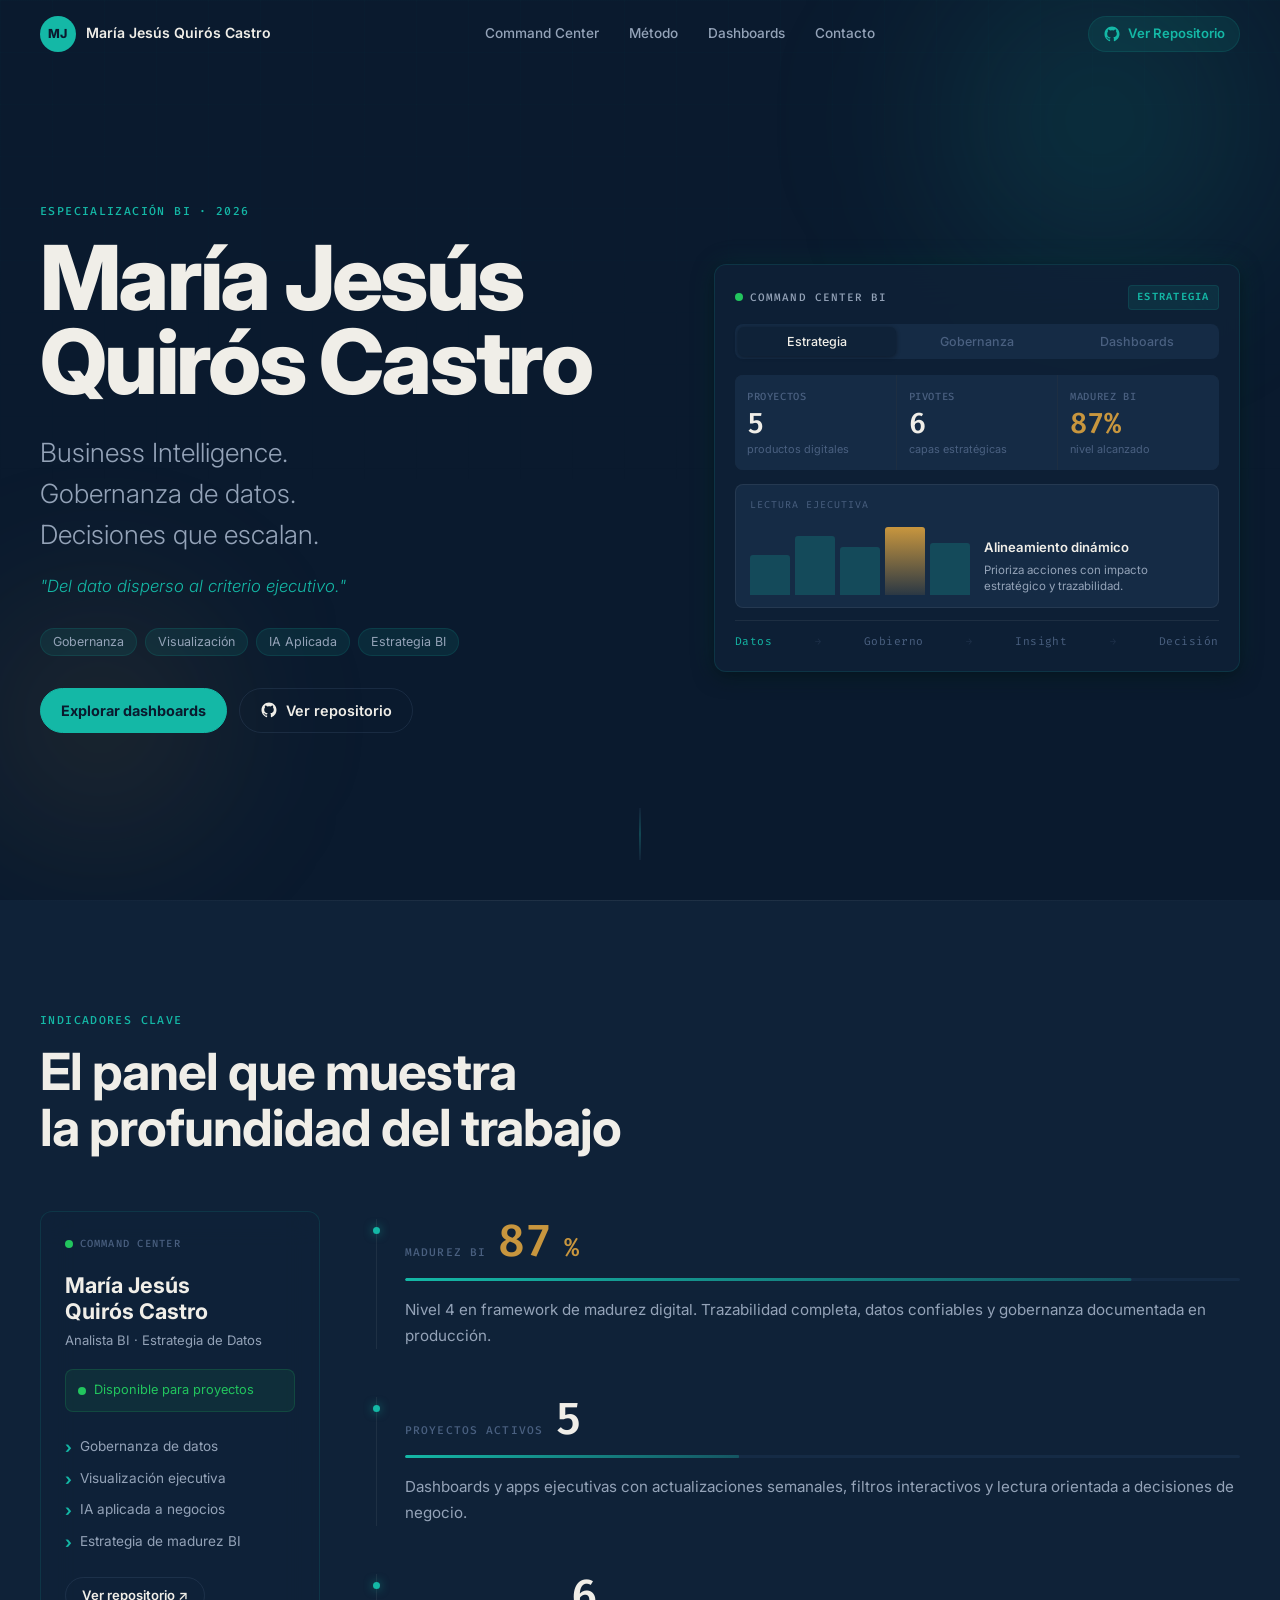
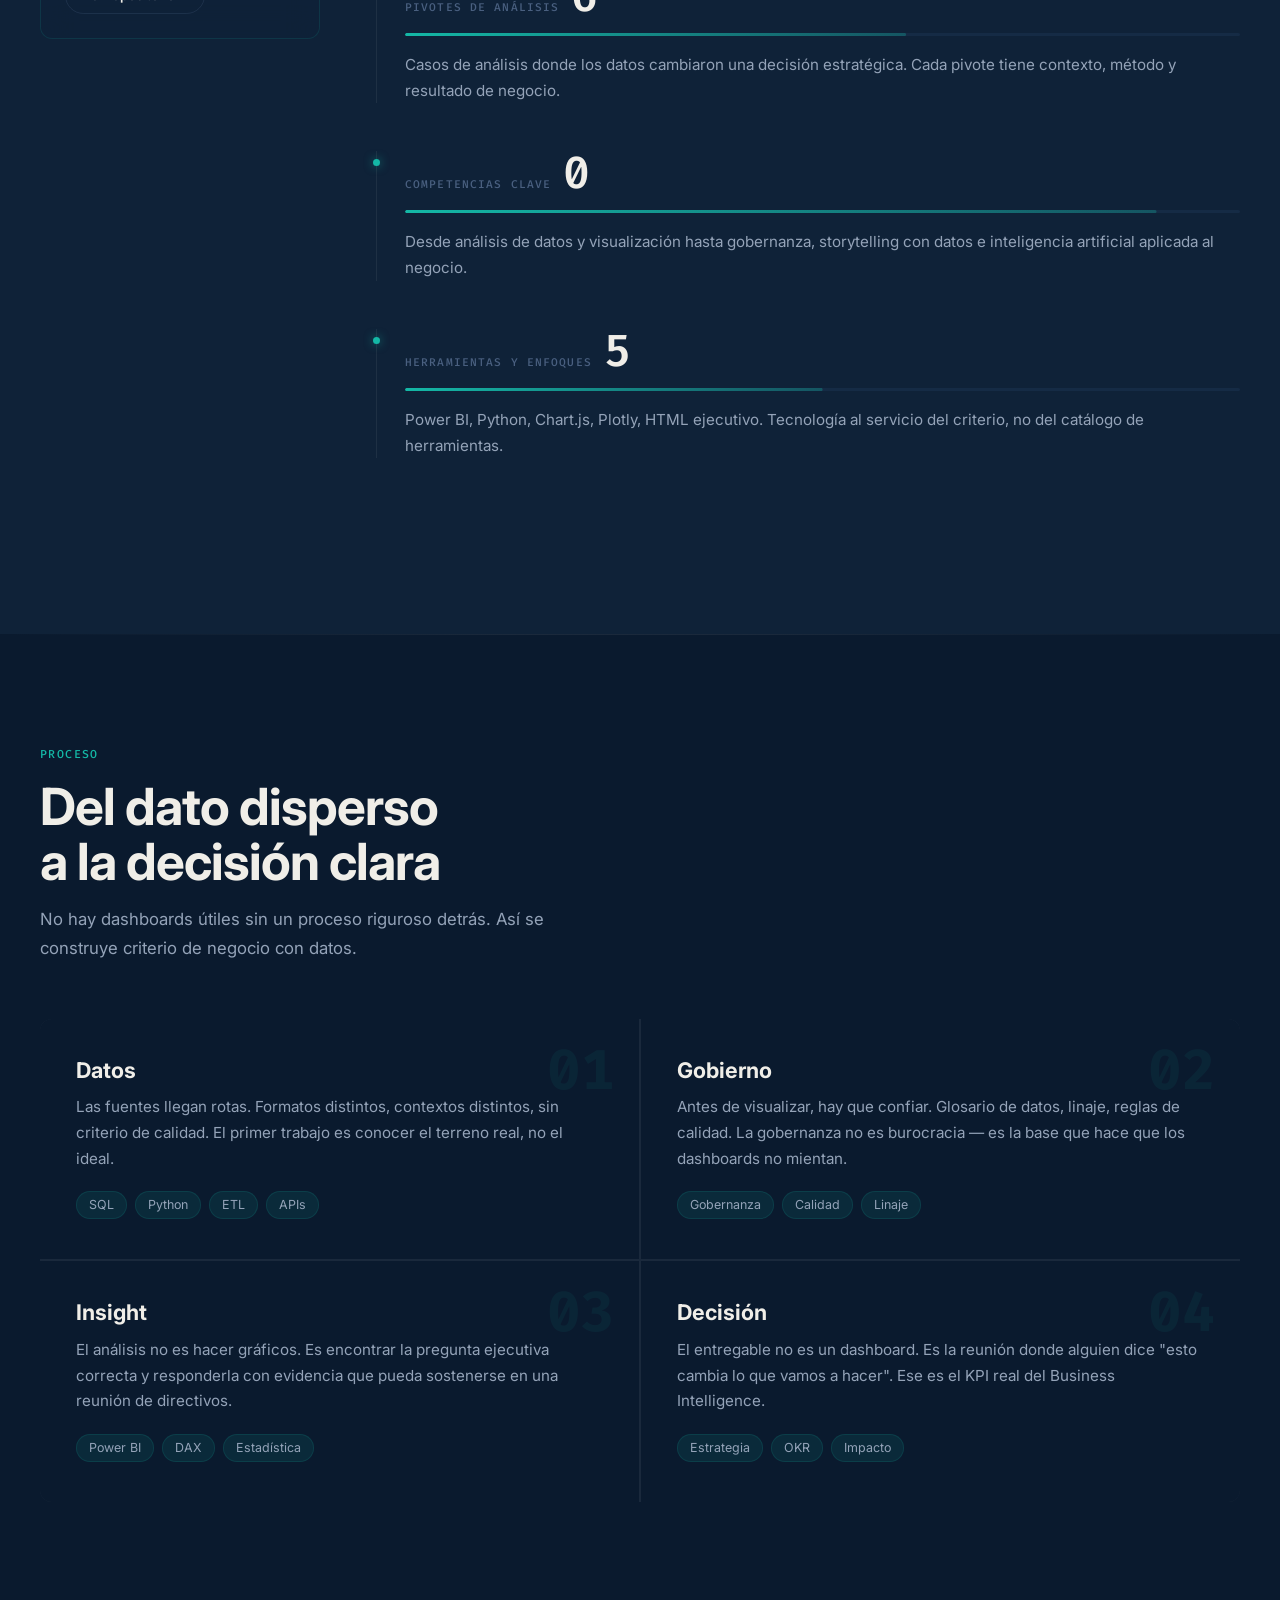
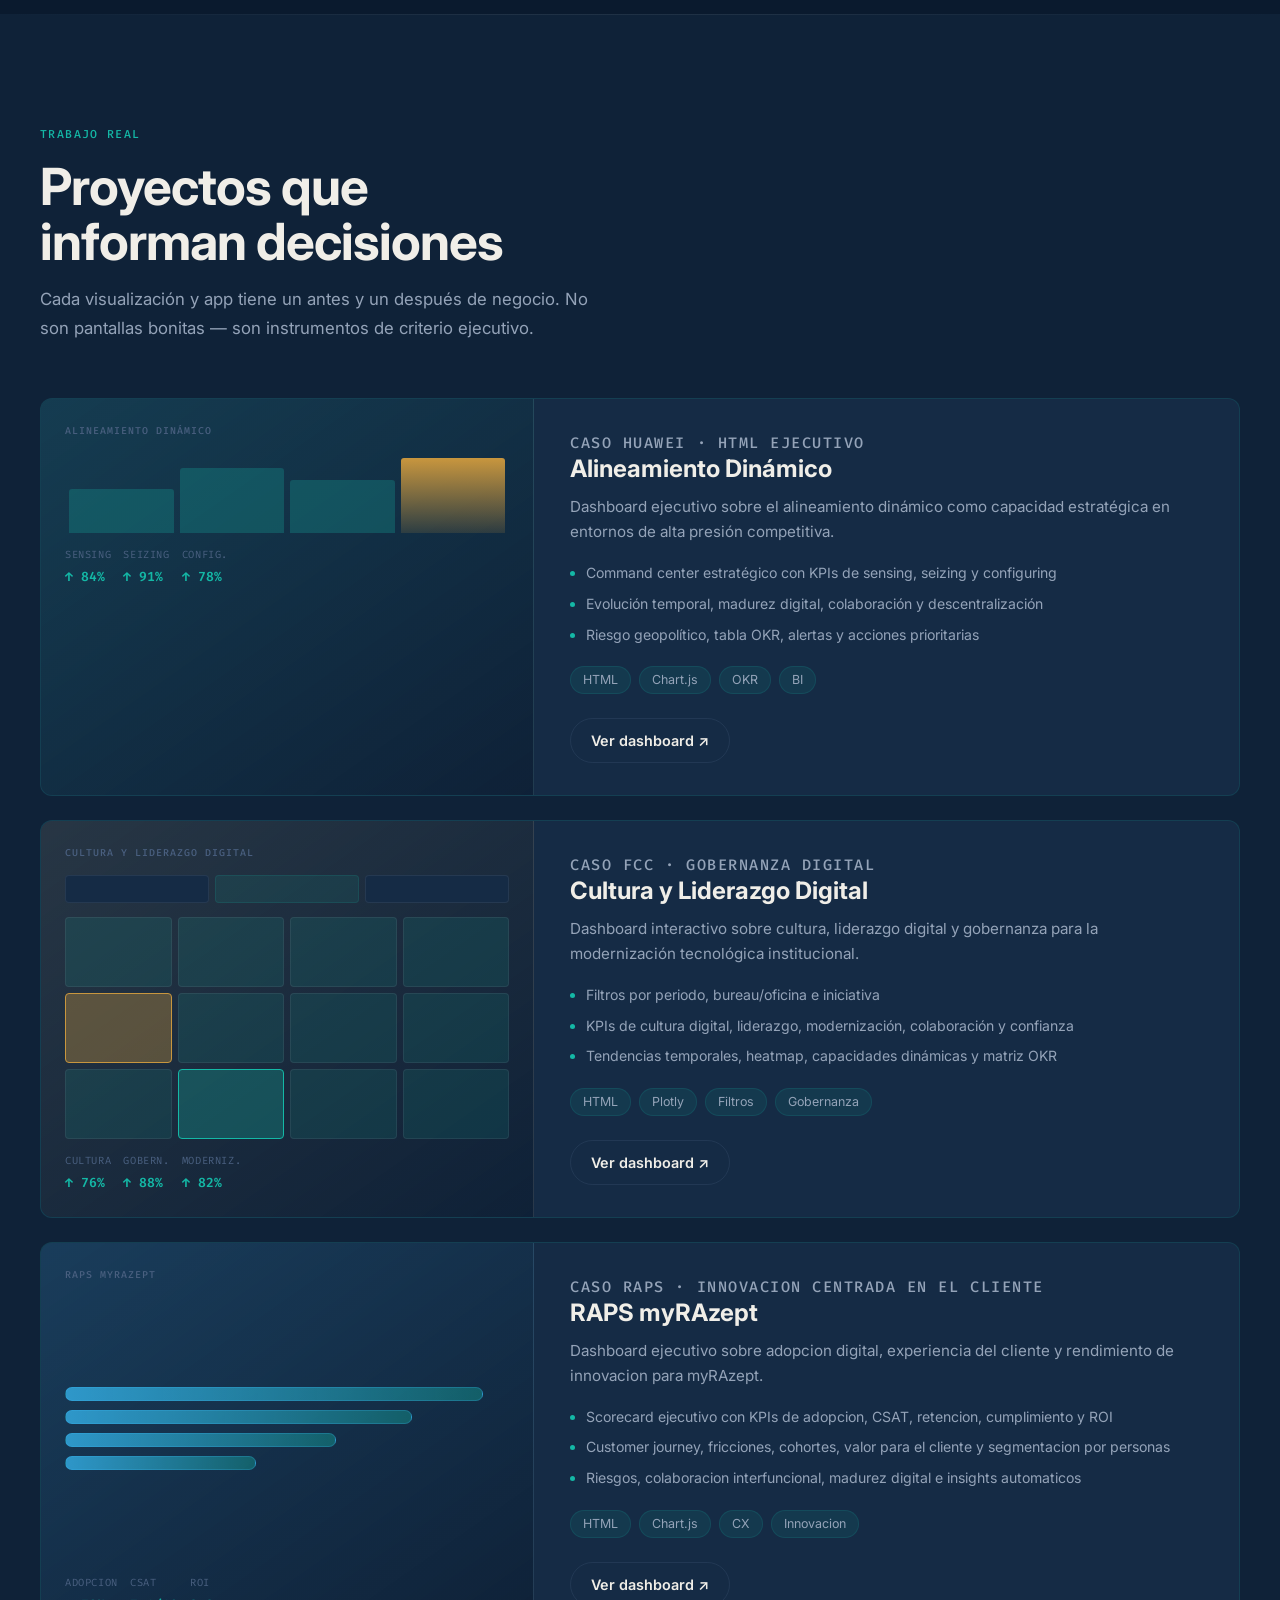
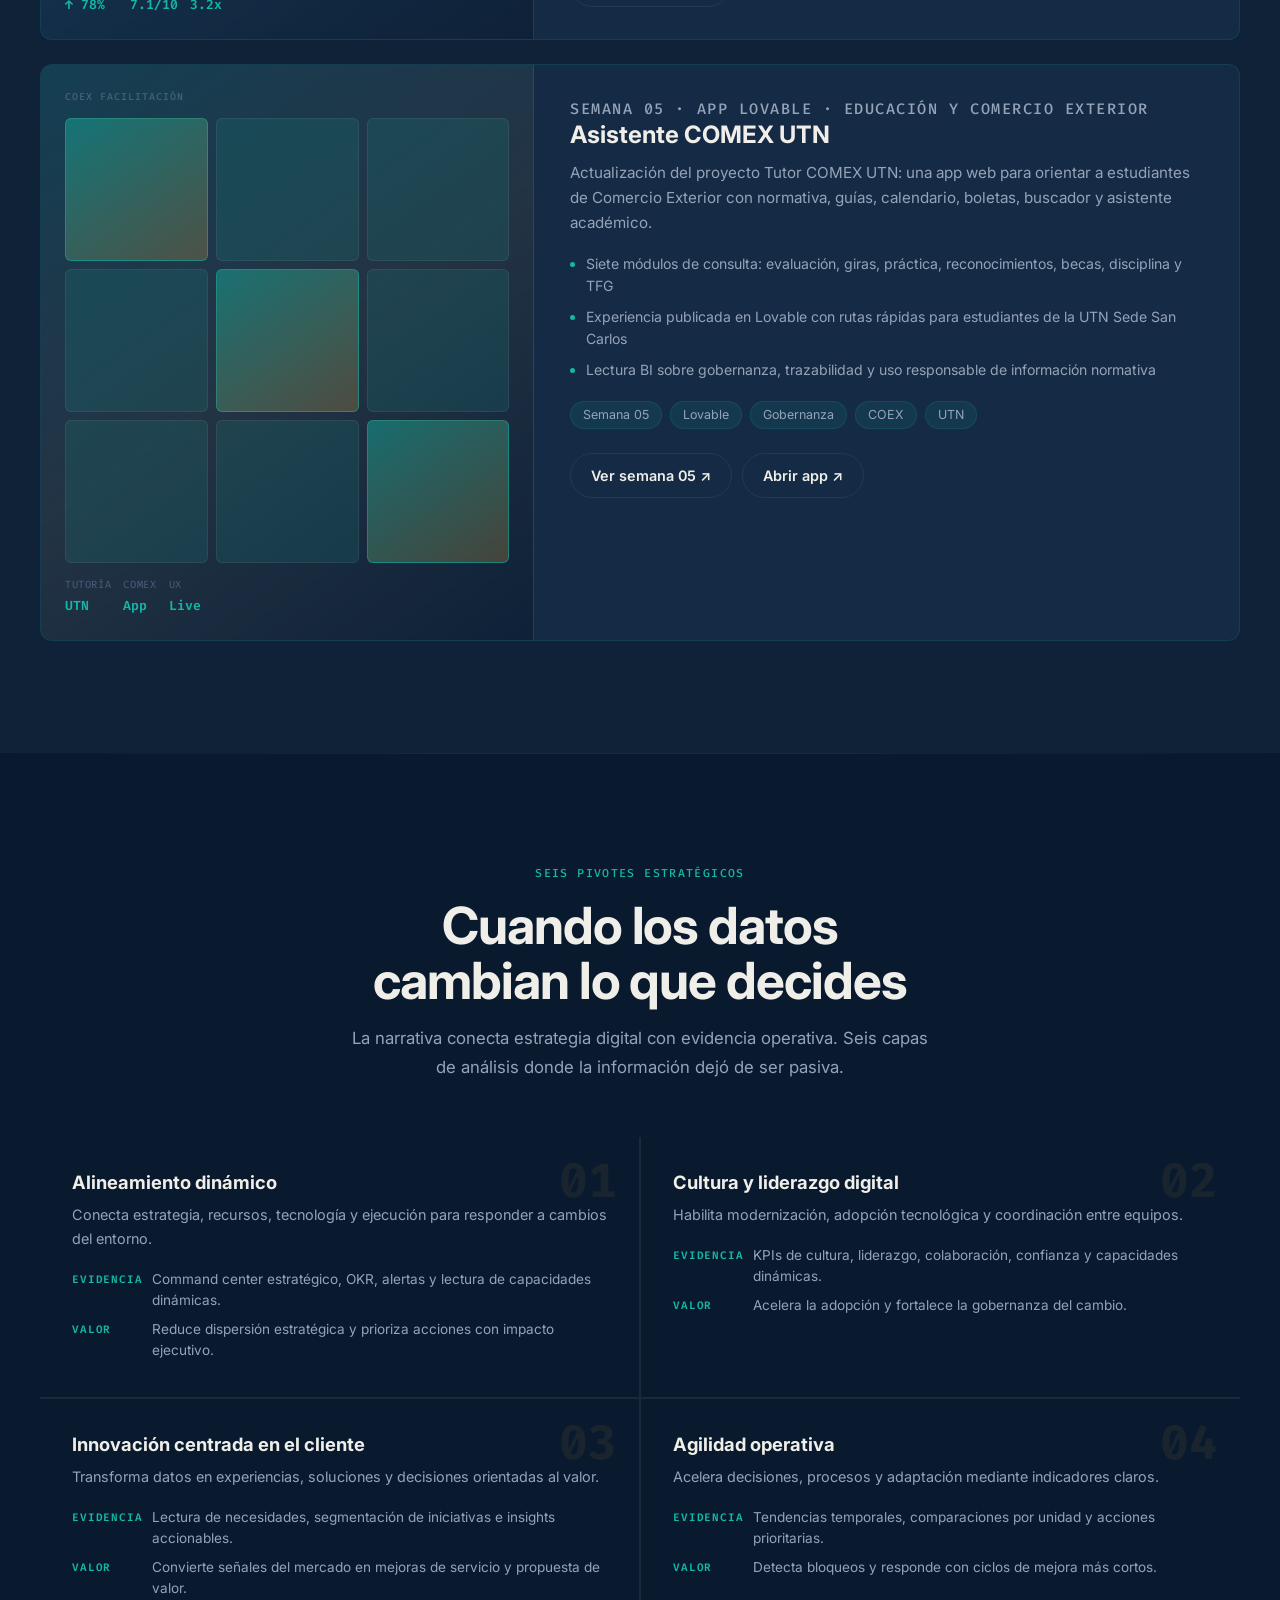
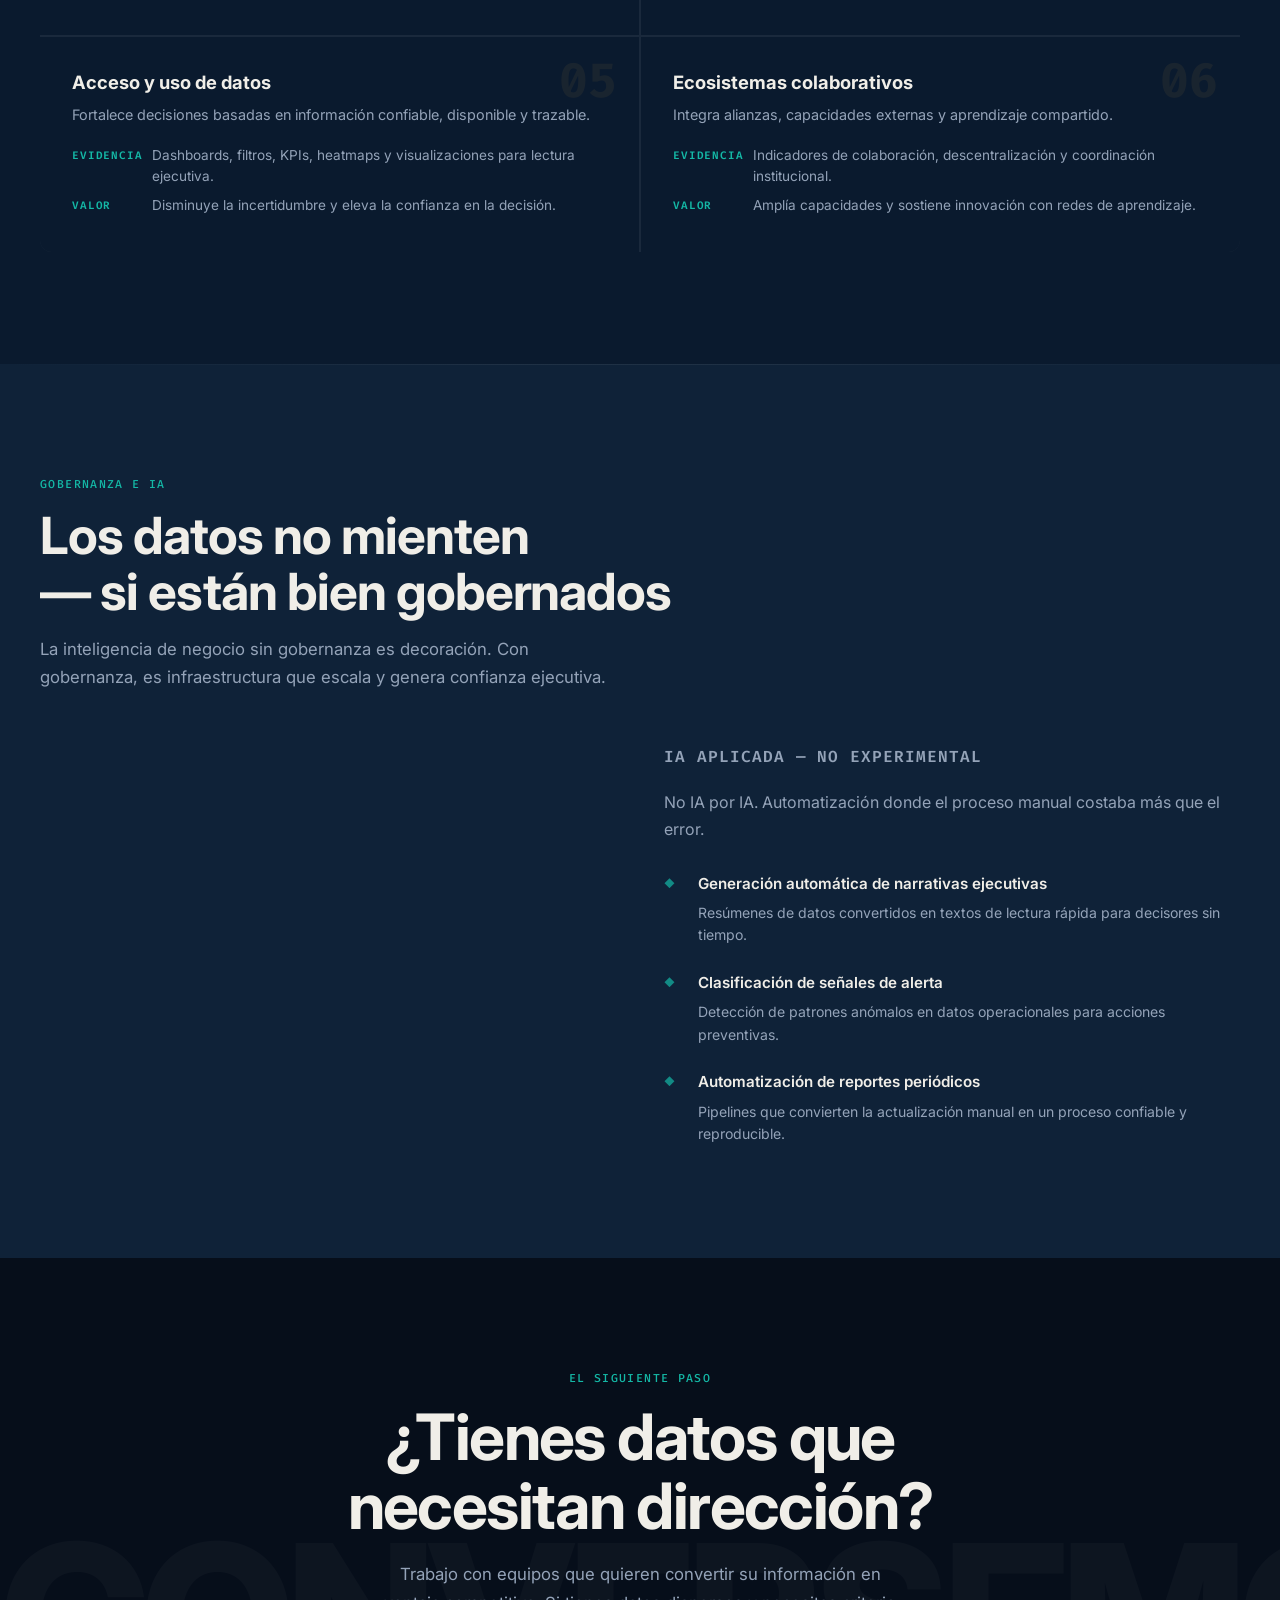
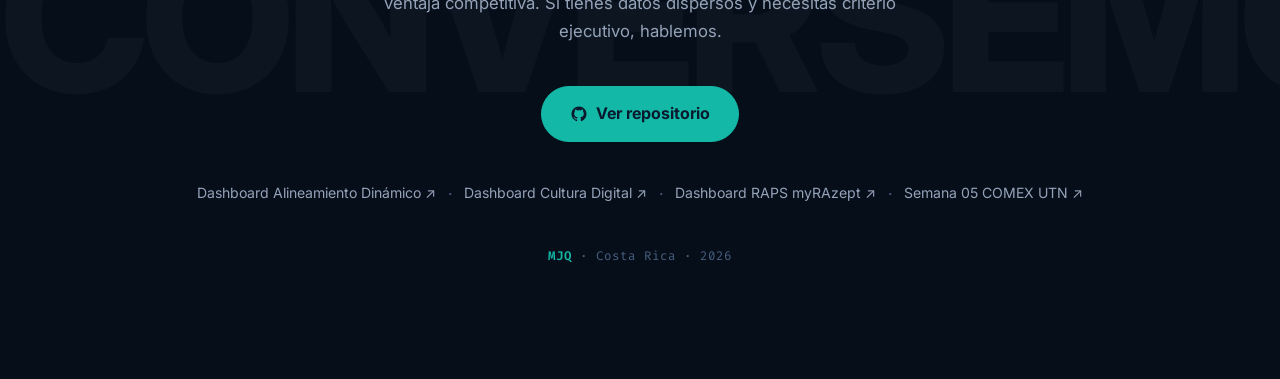
<file: index.html>
<!DOCTYPE html>
<html lang="es">
<head>
  <meta charset="UTF-8">
  <meta name="viewport" content="width=device-width, initial-scale=1.0">
  <meta name="description" content="Portafolio de María Jesús Quirós Castro — Business Intelligence, gobernanza de datos, dashboards ejecutivos e IA aplicada. Del dato disperso al criterio ejecutivo.">
  <meta property="og:title" content="María Jesús Quirós Castro | BI Portfolio">
  <meta property="og:description" content="Del dato disperso al criterio ejecutivo.">
  <meta property="og:type" content="website">
  <title>María Jesús Quirós Castro | Business Intelligence Portfolio</title>

  <link rel="preconnect" href="https://fonts.googleapis.com">
  <link rel="preconnect" href="https://fonts.gstatic.com" crossorigin>
  <link href="https://fonts.googleapis.com/css2?family=Fira+Code:wght@400;500;600&family=Inter:ital,wght@0,200;0,300;0,400;0,500;0,600;0,700;0,800;1,400&display=swap" rel="stylesheet">
  <link rel="stylesheet" href="styles.css">
  <link rel="icon" type="image/svg+xml" href="data:image/svg+xml,%3Csvg xmlns='http://www.w3.org/2000/svg' viewBox='0 0 32 32'%3E%3Crect width='32' height='32' rx='8' fill='%230A1A2E'/%3E%3Cpolygon points='16,4 19.5,12.5 28.5,13.2 22,19.2 24,28 16,23.5 8,28 10,19.2 3.5,13.2 12.5,12.5' fill='%23C8963E' stroke='%23E8B96A' stroke-width='0.8'/%3E%3C/svg%3E">
</head>
<body>

  <!-- Particle canvas (hero background) -->
  <canvas id="particleCanvas" aria-hidden="true"></canvas>

  <!-- Progress bar -->
  <div class="progress-bar" id="progressBar" aria-hidden="true"></div>

  <!-- Skip link -->
  <a class="skip-link" href="#main">Saltar al contenido principal</a>

  <!-- ── NAVBAR ── -->
  <header class="navbar" id="navbar">
    <a class="brand" href="#top" aria-label="Inicio — María Jesús Quirós Castro">
      <span class="brand-mark" aria-hidden="true">MJ</span>
      <span class="brand-name">María Jesús Quirós Castro</span>
    </a>
    <nav aria-label="Navegación principal">
      <a href="#command">Command Center</a>
      <a href="#metodologia">Método</a>
      <a href="#dashboards">Dashboards</a>
      <a href="#contacto">Contacto</a>
    </nav>
    <a class="btn btn-nav" href="https://github.com/MaryJ0801/Digital-Business-Intelligence-gobernanza-practica-con-herramientas-y-dashboards" target="_blank" rel="noopener noreferrer" aria-label="Ver repositorio en GitHub">
      <svg class="btn-icon" viewBox="0 0 24 24" fill="currentColor" aria-hidden="true" focusable="false"><path d="M12 2C6.477 2 2 6.484 2 12.021c0 4.428 2.865 8.185 6.839 9.504.5.092.682-.217.682-.482 0-.237-.009-.868-.013-1.703-2.782.605-3.369-1.342-3.369-1.342-.454-1.154-1.11-1.462-1.11-1.462-.908-.62.069-.608.069-.608 1.003.07 1.531 1.03 1.531 1.03.892 1.529 2.341 1.088 2.91.832.092-.647.35-1.088.636-1.338-2.22-.253-4.555-1.112-4.555-4.951 0-1.093.39-1.988 1.029-2.688-.103-.253-.446-1.272.098-2.65 0 0 .84-.27 2.75 1.026A9.564 9.564 0 0 1 12 6.844a9.59 9.59 0 0 1 2.504.337c1.909-1.296 2.747-1.026 2.747-1.026.546 1.378.202 2.397.1 2.65.64.7 1.028 1.595 1.028 2.688 0 3.848-2.339 4.695-4.566 4.944.359.309.678.919.678 1.852 0 1.336-.012 2.415-.012 2.743 0 .267.18.579.688.481C19.138 20.203 22 16.447 22 12.021 22 6.484 17.522 2 12 2z"/></svg>
      Ver Repositorio
    </a>
  </header>

  <main id="main">

    <!-- ══════════════════════════════════════════
         01 · HERO
    ══════════════════════════════════════════ -->
    <section class="hero" id="top" aria-label="Presentación">
      <div class="hero-glow glow-a" aria-hidden="true"></div>
      <div class="hero-glow glow-b" aria-hidden="true"></div>

      <div class="hero-content">
        <p class="eyebrow reveal" data-delay="0">ESPECIALIZACIÓN BI · 2026</p>
        <h1 class="reveal" data-delay="100">
          <span class="name-line">María Jesús</span>
          <span class="name-line">Quirós Castro</span>
        </h1>
        <p class="hero-role reveal" data-delay="200">
          Business Intelligence.<br>
          Gobernanza de datos.<br>
          Decisiones que escalan.
        </p>
        <p class="hero-position reveal" data-delay="300">
          <em>"Del dato disperso al criterio ejecutivo."</em>
        </p>
        <div class="tag-row reveal" data-delay="400">
          <span class="tag">Gobernanza</span>
          <span class="tag">Visualización</span>
          <span class="tag">IA Aplicada</span>
          <span class="tag">Estrategia BI</span>
        </div>
        <div class="hero-ctas reveal" data-delay="500">
          <a class="btn btn-primary" href="#dashboards">Explorar dashboards</a>
          <a class="btn btn-ghost" href="https://github.com/MaryJ0801/Digital-Business-Intelligence-gobernanza-practica-con-herramientas-y-dashboards" target="_blank" rel="noopener noreferrer">
            <svg class="btn-icon" viewBox="0 0 24 24" fill="currentColor" aria-hidden="true" focusable="false"><path d="M12 2C6.477 2 2 6.484 2 12.017c0 4.425 2.865 8.18 6.839 9.504.5.092.682-.217.682-.483 0-.237-.008-.868-.013-1.703-2.782.605-3.369-1.343-3.369-1.343-.454-1.158-1.11-1.466-1.11-1.466-.908-.62.069-.608.069-.608 1.003.07 1.531 1.032 1.531 1.032.892 1.53 2.341 1.088 2.91.832.092-.647.35-1.088.636-1.338-2.22-.253-4.555-1.113-4.555-4.951 0-1.093.39-1.988 1.029-2.688-.103-.253-.446-1.272.098-2.65 0 0 .84-.27 2.75 1.026A9.564 9.564 0 0112 6.844c.85.004 1.705.115 2.504.337 1.909-1.296 2.747-1.027 2.747-1.027.546 1.379.202 2.398.1 2.651.64.7 1.028 1.595 1.028 2.688 0 3.848-2.339 4.695-4.566 4.943.359.309.678.92.678 1.855 0 1.338-.012 2.419-.012 2.747 0 .268.18.58.688.482A10.019 10.019 0 0022 12.017C22 6.484 17.522 2 12 2z"/></svg>
            Ver repositorio
          </a>
        </div>
      </div>

      <!-- Command Center Card (hero visual) -->
      <aside class="hero-visual reveal" id="heroCard" data-delay="200" aria-label="Panel Command Center BI">
        <div class="cc-card">
          <div class="cc-header">
            <span class="cc-live">
              <span class="live-dot" aria-hidden="true"></span>
              <span class="cc-live-label">COMMAND CENTER BI</span>
            </span>
            <span class="cc-mode-label" id="ccModeLabel">ESTRATEGIA</span>
          </div>

          <div class="cc-tabs" role="tablist" aria-label="Vistas del panel">
            <button class="cc-tab active" role="tab" aria-selected="true" data-mode="ESTRATEGIA">Estrategia</button>
            <button class="cc-tab" role="tab" aria-selected="false" data-mode="GOBERNANZA">Gobernanza</button>
            <button class="cc-tab" role="tab" aria-selected="false" data-mode="DASHBOARDS">Dashboards</button>
          </div>

          <div class="cc-kpis" aria-label="Indicadores clave">
            <div class="cc-kpi">
              <span class="cc-kpi-label">Proyectos</span>
              <strong class="cc-kpi-value" data-counter="5">0</strong>
              <small class="cc-kpi-desc">productos digitales</small>
            </div>
            <div class="cc-kpi">
              <span class="cc-kpi-label">Pivotes</span>
              <strong class="cc-kpi-value" data-counter="6">0</strong>
              <small class="cc-kpi-desc">capas estratégicas</small>
            </div>
            <div class="cc-kpi gold">
              <span class="cc-kpi-label">Madurez BI</span>
              <strong class="cc-kpi-value"><span data-counter="87">0</span>%</strong>
              <small class="cc-kpi-desc">nivel alcanzado</small>
            </div>
          </div>

          <div class="cc-chart-area" aria-hidden="true">
            <div class="cc-chart-header">LECTURA EJECUTIVA</div>
            <div class="cc-chart-inner">
              <div class="cc-bars">
                <div class="cc-bar" style="--h:55%"></div>
                <div class="cc-bar" style="--h:82%"></div>
                <div class="cc-bar" style="--h:67%"></div>
                <div class="cc-bar cc-bar--gold" style="--h:94%"></div>
                <div class="cc-bar" style="--h:73%"></div>
              </div>
              <div class="cc-chart-text">
                <strong>Alineamiento dinámico</strong>
                <p>Prioriza acciones con impacto estratégico y trazabilidad.</p>
              </div>
            </div>
          </div>

          <div class="cc-process" aria-label="Proceso: Datos, Gobierno, Insight, Decisión">
            <span class="cc-proc active">Datos</span>
            <span class="cc-arrow" aria-hidden="true">→</span>
            <span class="cc-proc">Gobierno</span>
            <span class="cc-arrow" aria-hidden="true">→</span>
            <span class="cc-proc">Insight</span>
            <span class="cc-arrow" aria-hidden="true">→</span>
            <span class="cc-proc">Decisión</span>
          </div>
        </div>
      </aside>

      <div class="scroll-cue" id="scrollCue" aria-hidden="true">
        <div class="scroll-line"></div>
      </div>
    </section>


    <!-- ══════════════════════════════════════════
         02 · COMMAND CENTER (STICKY)
    ══════════════════════════════════════════ -->
    <section class="section section--alt" id="command" aria-labelledby="command-title">
      <div class="section-inner">
        <div class="section-header reveal">
          <p class="eyebrow">Indicadores clave</p>
          <h2 id="command-title">El panel que muestra<br>la profundidad del trabajo</h2>
        </div>

        <div class="command-wrapper">
          <!-- Sticky left panel -->
          <div class="command-sticky">
            <div class="sp-card">
              <div class="sp-live">
                <span class="live-dot" aria-hidden="true"></span>COMMAND CENTER
              </div>
              <h3 class="sp-name">María Jesús<br>Quirós Castro</h3>
              <p class="sp-role">Analista BI · Estrategia de Datos</p>
              <div class="sp-avail">
                <span class="status-dot" aria-hidden="true"></span>
                <span>Disponible para proyectos</span>
              </div>
              <ul class="sp-areas" aria-label="Áreas de especialización">
                <li><span class="sp-bullet" aria-hidden="true">›</span>Gobernanza de datos</li>
                <li><span class="sp-bullet" aria-hidden="true">›</span>Visualización ejecutiva</li>
                <li><span class="sp-bullet" aria-hidden="true">›</span>IA aplicada a negocios</li>
                <li><span class="sp-bullet" aria-hidden="true">›</span>Estrategia de madurez BI</li>
              </ul>
              <a class="btn btn-ghost btn-sm" href="https://github.com/MaryJ0801/Digital-Business-Intelligence-gobernanza-practica-con-herramientas-y-dashboards" target="_blank" rel="noopener noreferrer">Ver repositorio ↗</a>
            </div>
          </div>

          <!-- Scrolling KPI blocks -->
          <div class="command-metrics">

            <div class="kpi-block reveal">
              <div class="kpi-top">
                <span class="kpi-label">MADUREZ BI</span>
                <span class="kpi-num gold" data-counter="87">0</span><span class="kpi-unit gold">%</span>
              </div>
              <div class="kpi-track" role="progressbar" aria-valuenow="87" aria-valuemin="0" aria-valuemax="100" aria-label="Madurez BI: 87%">
                <div class="kpi-fill" data-fill="87"></div>
              </div>
              <p class="kpi-desc">Nivel 4 en framework de madurez digital. Trazabilidad completa, datos confiables y gobernanza documentada en producción.</p>
            </div>

            <div class="kpi-block reveal">
              <div class="kpi-top">
                <span class="kpi-label">PROYECTOS ACTIVOS</span>
                <span class="kpi-num" data-counter="5">0</span>
              </div>
              <div class="kpi-track" role="progressbar" aria-valuenow="40" aria-valuemin="0" aria-valuemax="100" aria-label="Avance: 40%">
                <div class="kpi-fill" data-fill="40"></div>
              </div>
              <p class="kpi-desc">Dashboards y apps ejecutivas con actualizaciones semanales, filtros interactivos y lectura orientada a decisiones de negocio.</p>
            </div>

            <div class="kpi-block reveal">
              <div class="kpi-top">
                <span class="kpi-label">PIVOTES DE ANÁLISIS</span>
                <span class="kpi-num" data-counter="6">0</span>
              </div>
              <div class="kpi-track" role="progressbar" aria-valuenow="60" aria-valuemin="0" aria-valuemax="100" aria-label="Avance: 60%">
                <div class="kpi-fill" data-fill="60"></div>
              </div>
              <p class="kpi-desc">Casos de análisis donde los datos cambiaron una decisión estratégica. Cada pivote tiene contexto, método y resultado de negocio.</p>
            </div>

            <div class="kpi-block reveal">
              <div class="kpi-top">
                <span class="kpi-label">COMPETENCIAS CLAVE</span>
                <span class="kpi-num" data-counter="9">0</span>
              </div>
              <div class="kpi-track" role="progressbar" aria-valuenow="90" aria-valuemin="0" aria-valuemax="100" aria-label="Avance: 90%">
                <div class="kpi-fill" data-fill="90"></div>
              </div>
              <p class="kpi-desc">Desde análisis de datos y visualización hasta gobernanza, storytelling con datos e inteligencia artificial aplicada al negocio.</p>
            </div>

            <div class="kpi-block reveal">
              <div class="kpi-top">
                <span class="kpi-label">HERRAMIENTAS Y ENFOQUES</span>
                <span class="kpi-num" data-counter="5">0</span>
              </div>
              <div class="kpi-track" role="progressbar" aria-valuenow="50" aria-valuemin="0" aria-valuemax="100" aria-label="Avance: 50%">
                <div class="kpi-fill" data-fill="50"></div>
              </div>
              <p class="kpi-desc">Power BI, Python, Chart.js, Plotly, HTML ejecutivo. Tecnología al servicio del criterio, no del catálogo de herramientas.</p>
            </div>

          </div><!-- /command-metrics -->
        </div><!-- /command-wrapper -->
      </div>
    </section>


    <!-- ══════════════════════════════════════════
         03 · MÉTODO
    ══════════════════════════════════════════ -->
    <section class="section" id="metodologia" aria-labelledby="method-title">
      <div class="section-inner">
        <div class="section-header reveal">
          <p class="eyebrow">Proceso</p>
          <h2 id="method-title">Del dato disperso<br>a la decisión clara</h2>
          <p class="section-lead">No hay dashboards útiles sin un proceso riguroso detrás. Así se construye criterio de negocio con datos.</p>
        </div>

        <div class="method-grid">
          <div class="method-step reveal" data-delay="0">
            <span class="method-num" aria-hidden="true">01</span>
            <div class="method-body">
              <h3>Datos</h3>
              <p>Las fuentes llegan rotas. Formatos distintos, contextos distintos, sin criterio de calidad. El primer trabajo es conocer el terreno real, no el ideal.</p>
              <div class="tag-row">
                <span class="tag">SQL</span>
                <span class="tag">Python</span>
                <span class="tag">ETL</span>
                <span class="tag">APIs</span>
              </div>
            </div>
          </div>

          <div class="method-step reveal" data-delay="120">
            <span class="method-num" aria-hidden="true">02</span>
            <div class="method-body">
              <h3>Gobierno</h3>
              <p>Antes de visualizar, hay que confiar. Glosario de datos, linaje, reglas de calidad. La gobernanza no es burocracia — es la base que hace que los dashboards no mientan.</p>
              <div class="tag-row">
                <span class="tag">Gobernanza</span>
                <span class="tag">Calidad</span>
                <span class="tag">Linaje</span>
              </div>
            </div>
          </div>

          <div class="method-step reveal" data-delay="240">
            <span class="method-num" aria-hidden="true">03</span>
            <div class="method-body">
              <h3>Insight</h3>
              <p>El análisis no es hacer gráficos. Es encontrar la pregunta ejecutiva correcta y responderla con evidencia que pueda sostenerse en una reunión de directivos.</p>
              <div class="tag-row">
                <span class="tag">Power BI</span>
                <span class="tag">DAX</span>
                <span class="tag">Estadística</span>
              </div>
            </div>
          </div>

          <div class="method-step reveal" data-delay="360">
            <span class="method-num" aria-hidden="true">04</span>
            <div class="method-body">
              <h3>Decisión</h3>
              <p>El entregable no es un dashboard. Es la reunión donde alguien dice "esto cambia lo que vamos a hacer". Ese es el KPI real del Business Intelligence.</p>
              <div class="tag-row">
                <span class="tag">Estrategia</span>
                <span class="tag">OKR</span>
                <span class="tag">Impacto</span>
              </div>
            </div>
          </div>
        </div>
      </div>
    </section>


    <!-- ══════════════════════════════════════════
         04 · DASHBOARDS
    ══════════════════════════════════════════ -->
    <section class="section section--alt" id="dashboards" aria-labelledby="dash-title">
      <div class="section-inner">
        <div class="section-header reveal">
          <p class="eyebrow">Trabajo real</p>
          <h2 id="dash-title">Proyectos que<br>informan decisiones</h2>
          <p class="section-lead">Cada visualización y app tiene un antes y un después de negocio. No son pantallas bonitas — son instrumentos de criterio ejecutivo.</p>
        </div>

        <div class="dash-grid">

          <article class="dash-card reveal" data-delay="0">
            <div class="dash-preview huawei" aria-hidden="true">
              <div class="dp-label">ALINEAMIENTO DINÁMICO</div>
              <div class="dp-bars">
                <div class="dp-bar" style="--h:55%"></div>
                <div class="dp-bar" style="--h:82%"></div>
                <div class="dp-bar" style="--h:67%"></div>
                <div class="dp-bar dp-bar--gold" style="--h:94%"></div>
              </div>
              <div class="dp-metrics">
                <div class="dp-metric"><span>Sensing</span><strong>↑ 84%</strong></div>
                <div class="dp-metric"><span>Seizing</span><strong>↑ 91%</strong></div>
                <div class="dp-metric"><span>Config.</span><strong>↑ 78%</strong></div>
              </div>
            </div>
            <div class="dash-content">
              <p class="dash-tag">Caso Huawei · HTML ejecutivo</p>
              <h3>Alineamiento Dinámico</h3>
              <p>Dashboard ejecutivo sobre el alineamiento dinámico como capacidad estratégica en entornos de alta presión competitiva.</p>
              <ul class="dash-list">
                <li>Command center estratégico con KPIs de sensing, seizing y configuring</li>
                <li>Evolución temporal, madurez digital, colaboración y descentralización</li>
                <li>Riesgo geopolítico, tabla OKR, alertas y acciones prioritarias</li>
              </ul>
              <div class="tag-row">
                <span class="tag">HTML</span>
                <span class="tag">Chart.js</span>
                <span class="tag">OKR</span>
                <span class="tag">BI</span>
              </div>
              <a class="btn btn-ghost" href="https://maryj0801.github.io/AlineamientoDinamicoHuawei/" target="_blank" rel="noopener noreferrer">Ver dashboard ↗</a>
            </div>
          </article>

          <article class="dash-card reveal" data-delay="150">
            <div class="dash-preview culture" aria-hidden="true">
              <div class="dp-label">CULTURA Y LIDERAZGO DIGITAL</div>
              <div class="dp-filters">
                <span></span><span class="active"></span><span></span>
              </div>
              <div class="dp-heatmap">
                <div></div><div></div><div></div><div></div>
                <div class="hot"></div><div></div><div></div><div></div>
                <div></div><div class="warm"></div><div></div><div></div>
              </div>
              <div class="dp-metrics">
                <div class="dp-metric"><span>Cultura</span><strong>↑ 76%</strong></div>
                <div class="dp-metric"><span>Gobern.</span><strong>↑ 88%</strong></div>
                <div class="dp-metric"><span>Moderniz.</span><strong>↑ 82%</strong></div>
              </div>
            </div>
            <div class="dash-content">
              <p class="dash-tag">Caso FCC · Gobernanza digital</p>
              <h3>Cultura y Liderazgo Digital</h3>
              <p>Dashboard interactivo sobre cultura, liderazgo digital y gobernanza para la modernización tecnológica institucional.</p>
              <ul class="dash-list">
                <li>Filtros por periodo, bureau/oficina e iniciativa</li>
                <li>KPIs de cultura digital, liderazgo, modernización, colaboración y confianza</li>
                <li>Tendencias temporales, heatmap, capacidades dinámicas y matriz OKR</li>
              </ul>
              <div class="tag-row">
                <span class="tag">HTML</span>
                <span class="tag">Plotly</span>
                <span class="tag">Filtros</span>
                <span class="tag">Gobernanza</span>
              </div>
              <a class="btn btn-ghost" href="https://maryj0801.github.io/CulturaLiderazgoDigital/" target="_blank" rel="noopener noreferrer">Ver dashboard ↗</a>
            </div>
          </article>

          <article class="dash-card reveal" data-delay="300">
            <div class="dash-preview raps" aria-hidden="true">
              <div class="dp-label">RAPS MYRAZEPT</div>
              <div class="dp-funnel">
                <span style="--w:94%"></span>
                <span style="--w:78%"></span>
                <span style="--w:61%"></span>
                <span style="--w:43%"></span>
              </div>
              <div class="dp-metrics">
                <div class="dp-metric"><span>Adopcion</span><strong>↑ 78%</strong></div>
                <div class="dp-metric"><span>CSAT</span><strong>7.1/10</strong></div>
                <div class="dp-metric"><span>ROI</span><strong>3.2x</strong></div>
              </div>
            </div>
            <div class="dash-content">
              <p class="dash-tag">Caso RAPS · Innovacion centrada en el cliente</p>
              <h3>RAPS myRAzept</h3>
              <p>Dashboard ejecutivo sobre adopcion digital, experiencia del cliente y rendimiento de innovacion para myRAzept.</p>
              <ul class="dash-list">
                <li>Scorecard ejecutivo con KPIs de adopcion, CSAT, retencion, cumplimiento y ROI</li>
                <li>Customer journey, fricciones, cohortes, valor para el cliente y segmentacion por personas</li>
                <li>Riesgos, colaboracion interfuncional, madurez digital e insights automaticos</li>
              </ul>
              <div class="tag-row">
                <span class="tag">HTML</span>
                <span class="tag">Chart.js</span>
                <span class="tag">CX</span>
                <span class="tag">Innovacion</span>
              </div>
              <a class="btn btn-ghost" href="RAPS_myRAzept/" target="_blank" rel="noopener noreferrer">Ver dashboard ↗</a>
            </div>
          </article>

          <article class="dash-card reveal" data-delay="450">
            <div class="dash-preview coex" aria-hidden="true">
              <div class="dp-label">COEX FACILITACIÓN</div>
              <div class="dp-app-grid">
                <span class="active"></span><span></span><span></span>
                <span></span><span class="active"></span><span></span>
                <span></span><span></span><span class="active"></span>
              </div>
              <div class="dp-metrics">
                <div class="dp-metric"><span>Tutoría</span><strong>UTN</strong></div>
                <div class="dp-metric"><span>COMEX</span><strong>App</strong></div>
                <div class="dp-metric"><span>UX</span><strong>Live</strong></div>
              </div>
            </div>
            <div class="dash-content">
              <p class="dash-tag">Semana 05 · App Lovable · Educación y comercio exterior</p>
              <h3>Asistente COMEX UTN</h3>
              <p>Actualización del proyecto Tutor COMEX UTN: una app web para orientar a estudiantes de Comercio Exterior con normativa, guías, calendario, boletas, buscador y asistente académico.</p>
              <ul class="dash-list">
                <li>Siete módulos de consulta: evaluación, giras, práctica, reconocimientos, becas, disciplina y TFG</li>
                <li>Experiencia publicada en Lovable con rutas rápidas para estudiantes de la UTN Sede San Carlos</li>
                <li>Lectura BI sobre gobernanza, trazabilidad y uso responsable de información normativa</li>
              </ul>
              <div class="tag-row">
                <span class="tag">Semana 05</span>
                <span class="tag">Lovable</span>
                <span class="tag">Gobernanza</span>
                <span class="tag">COEX</span>
                <span class="tag">UTN</span>
              </div>
              <div class="dash-actions">
                <a class="btn btn-ghost" href="https://maryj0801.github.io/Digital-Business-Intelligence-gobernanza-practica-con-herramientas-y-dashboards/Semana05/" target="_blank" rel="noopener noreferrer">Ver semana 05 ↗</a>
                <a class="btn btn-ghost" href="https://tutor-comex-utn.lovable.app" target="_blank" rel="noopener noreferrer">Abrir app ↗</a>
              </div>
            </div>
          </article>

        </div>
      </div>
    </section>


    <!-- ══════════════════════════════════════════
         05 · PIVOTES
    ══════════════════════════════════════════ -->
    <section class="section" id="pivotes" aria-labelledby="pivotes-title">
      <div class="section-inner">
        <div class="section-header centered reveal">
          <p class="eyebrow">Seis pivotes estratégicos</p>
          <h2 id="pivotes-title">Cuando los datos<br>cambian lo que decides</h2>
          <p class="section-lead">La narrativa conecta estrategia digital con evidencia operativa. Seis capas de análisis donde la información dejó de ser pasiva.</p>
        </div>

        <div class="pivotes-grid">

          <article class="pivot-card reveal" data-delay="0">
            <span class="pivot-num" aria-hidden="true">01</span>
            <div class="pivot-body">
              <h3>Alineamiento dinámico</h3>
              <p>Conecta estrategia, recursos, tecnología y ejecución para responder a cambios del entorno.</p>
              <dl class="pivot-dl">
                <dt>Evidencia</dt>
                <dd>Command center estratégico, OKR, alertas y lectura de capacidades dinámicas.</dd>
                <dt>Valor</dt>
                <dd>Reduce dispersión estratégica y prioriza acciones con impacto ejecutivo.</dd>
              </dl>
            </div>
          </article>

          <article class="pivot-card reveal" data-delay="80">
            <span class="pivot-num" aria-hidden="true">02</span>
            <div class="pivot-body">
              <h3>Cultura y liderazgo digital</h3>
              <p>Habilita modernización, adopción tecnológica y coordinación entre equipos.</p>
              <dl class="pivot-dl">
                <dt>Evidencia</dt>
                <dd>KPIs de cultura, liderazgo, colaboración, confianza y capacidades dinámicas.</dd>
                <dt>Valor</dt>
                <dd>Acelera la adopción y fortalece la gobernanza del cambio.</dd>
              </dl>
            </div>
          </article>

          <article class="pivot-card reveal" data-delay="0">
            <span class="pivot-num" aria-hidden="true">03</span>
            <div class="pivot-body">
              <h3>Innovación centrada en el cliente</h3>
              <p>Transforma datos en experiencias, soluciones y decisiones orientadas al valor.</p>
              <dl class="pivot-dl">
                <dt>Evidencia</dt>
                <dd>Lectura de necesidades, segmentación de iniciativas e insights accionables.</dd>
                <dt>Valor</dt>
                <dd>Convierte señales del mercado en mejoras de servicio y propuesta de valor.</dd>
              </dl>
            </div>
          </article>

          <article class="pivot-card reveal" data-delay="80">
            <span class="pivot-num" aria-hidden="true">04</span>
            <div class="pivot-body">
              <h3>Agilidad operativa</h3>
              <p>Acelera decisiones, procesos y adaptación mediante indicadores claros.</p>
              <dl class="pivot-dl">
                <dt>Evidencia</dt>
                <dd>Tendencias temporales, comparaciones por unidad y acciones prioritarias.</dd>
                <dt>Valor</dt>
                <dd>Detecta bloqueos y responde con ciclos de mejora más cortos.</dd>
              </dl>
            </div>
          </article>

          <article class="pivot-card reveal" data-delay="0">
            <span class="pivot-num" aria-hidden="true">05</span>
            <div class="pivot-body">
              <h3>Acceso y uso de datos</h3>
              <p>Fortalece decisiones basadas en información confiable, disponible y trazable.</p>
              <dl class="pivot-dl">
                <dt>Evidencia</dt>
                <dd>Dashboards, filtros, KPIs, heatmaps y visualizaciones para lectura ejecutiva.</dd>
                <dt>Valor</dt>
                <dd>Disminuye la incertidumbre y eleva la confianza en la decisión.</dd>
              </dl>
            </div>
          </article>

          <article class="pivot-card reveal" data-delay="80">
            <span class="pivot-num" aria-hidden="true">06</span>
            <div class="pivot-body">
              <h3>Ecosistemas colaborativos</h3>
              <p>Integra alianzas, capacidades externas y aprendizaje compartido.</p>
              <dl class="pivot-dl">
                <dt>Evidencia</dt>
                <dd>Indicadores de colaboración, descentralización y coordinación institucional.</dd>
                <dt>Valor</dt>
                <dd>Amplía capacidades y sostiene innovación con redes de aprendizaje.</dd>
              </dl>
            </div>
          </article>

        </div>
      </div>
    </section>


    <!-- ══════════════════════════════════════════
         06 · GOBERNANZA & IA
    ══════════════════════════════════════════ -->
    <section class="section section--alt" id="gobernanza" aria-labelledby="gov-title">
      <div class="section-inner">
        <div class="section-header reveal">
          <p class="eyebrow">Gobernanza e IA</p>
          <h2 id="gov-title">Los datos no mienten<br>— si están bien gobernados</h2>
          <p class="section-lead">La inteligencia de negocio sin gobernanza es decoración. Con gobernanza, es infraestructura que escala y genera confianza ejecutiva.</p>
        </div>

        <div class="gov-layout">

          <!-- Maturity matrix -->
          <div class="maturity-wrap reveal">
            <h3 class="subsection-title">Matriz de Madurez BI</h3>
            <div class="maturity-scroll">
              <div class="maturity-matrix" role="table" aria-label="Nivel de madurez por dimensión BI">
                <div class="matrix-head" role="row">
                  <div role="columnheader" class="mh-dim"></div>
                  <div role="columnheader">Inicial</div>
                  <div role="columnheader">Gestionado</div>
                  <div role="columnheader">Definido</div>
                  <div role="columnheader">Medido</div>
                  <div role="columnheader">Optimizado</div>
                </div>
                <div class="matrix-row" role="row">
                  <div class="matrix-dim" role="rowheader">Calidad de datos</div>
                  <div class="mc filled" role="cell" aria-label="Alcanzado"></div>
                  <div class="mc filled" role="cell" aria-label="Alcanzado"></div>
                  <div class="mc filled" role="cell" aria-label="Alcanzado"></div>
                  <div class="mc filled" role="cell" aria-label="Alcanzado"></div>
                  <div class="mc" role="cell" aria-label="Pendiente"></div>
                </div>
                <div class="matrix-row" role="row">
                  <div class="matrix-dim" role="rowheader">Linaje de datos</div>
                  <div class="mc filled" role="cell" aria-label="Alcanzado"></div>
                  <div class="mc filled" role="cell" aria-label="Alcanzado"></div>
                  <div class="mc filled" role="cell" aria-label="Alcanzado"></div>
                  <div class="mc partial" role="cell" aria-label="En progreso"></div>
                  <div class="mc" role="cell" aria-label="Pendiente"></div>
                </div>
                <div class="matrix-row" role="row">
                  <div class="matrix-dim" role="rowheader">Glosario de datos</div>
                  <div class="mc filled" role="cell" aria-label="Alcanzado"></div>
                  <div class="mc filled" role="cell" aria-label="Alcanzado"></div>
                  <div class="mc filled" role="cell" aria-label="Alcanzado"></div>
                  <div class="mc filled" role="cell" aria-label="Alcanzado"></div>
                  <div class="mc partial" role="cell" aria-label="En progreso"></div>
                </div>
                <div class="matrix-row" role="row">
                  <div class="matrix-dim" role="rowheader">Seguridad y acceso</div>
                  <div class="mc filled" role="cell" aria-label="Alcanzado"></div>
                  <div class="mc filled" role="cell" aria-label="Alcanzado"></div>
                  <div class="mc partial" role="cell" aria-label="En progreso"></div>
                  <div class="mc" role="cell" aria-label="Pendiente"></div>
                  <div class="mc" role="cell" aria-label="Pendiente"></div>
                </div>
                <div class="matrix-row" role="row">
                  <div class="matrix-dim" role="rowheader">IA / Automatización</div>
                  <div class="mc filled" role="cell" aria-label="Alcanzado"></div>
                  <div class="mc filled" role="cell" aria-label="Alcanzado"></div>
                  <div class="mc filled" role="cell" aria-label="Alcanzado"></div>
                  <div class="mc partial" role="cell" aria-label="En progreso"></div>
                  <div class="mc" role="cell" aria-label="Pendiente"></div>
                </div>
              </div>
            </div>
            <div class="matrix-legend" aria-label="Leyenda de la matriz">
              <span><span class="leg-dot filled" aria-hidden="true"></span>Implementado</span>
              <span><span class="leg-dot partial" aria-hidden="true"></span>En progreso</span>
              <span><span class="leg-dot" aria-hidden="true"></span>Pendiente</span>
            </div>
          </div>

          <!-- AI section -->
          <div class="ai-wrap reveal" data-delay="150">
            <h3 class="subsection-title">IA Aplicada — No Experimental</h3>
            <p class="ai-intro">No IA por IA. Automatización donde el proceso manual costaba más que el error.</p>
            <ul class="ai-list">
              <li>
                <span class="ai-diamond" aria-hidden="true">◆</span>
                <div>
                  <strong>Generación automática de narrativas ejecutivas</strong>
                  <p>Resúmenes de datos convertidos en textos de lectura rápida para decisores sin tiempo.</p>
                </div>
              </li>
              <li>
                <span class="ai-diamond" aria-hidden="true">◆</span>
                <div>
                  <strong>Clasificación de señales de alerta</strong>
                  <p>Detección de patrones anómalos en datos operacionales para acciones preventivas.</p>
                </div>
              </li>
              <li>
                <span class="ai-diamond" aria-hidden="true">◆</span>
                <div>
                  <strong>Automatización de reportes periódicos</strong>
                  <p>Pipelines que convierten la actualización manual en un proceso confiable y reproducible.</p>
                </div>
              </li>
            </ul>
          </div>

        </div>
      </div>
    </section>


    <!-- ══════════════════════════════════════════
         07 · CONTACTO
    ══════════════════════════════════════════ -->
    <section class="section contact-section" id="contacto" aria-label="Contacto">
      <div class="contact-watermark" aria-hidden="true">
        <span>CONVERSEMOS &nbsp;&nbsp;·&nbsp;&nbsp; CONVERSEMOS &nbsp;&nbsp;·&nbsp;&nbsp; CONVERSEMOS &nbsp;&nbsp;·&nbsp;&nbsp; CONVERSEMOS &nbsp;&nbsp;·&nbsp;&nbsp;</span>
      </div>
      <div class="section-inner contact-inner reveal">
        <p class="eyebrow">El siguiente paso</p>
        <h2>¿Tienes datos que<br>necesitan dirección?</h2>
        <p class="contact-lead">Trabajo con equipos que quieren convertir su información en ventaja competitiva. Si tienes datos dispersos y necesitas criterio ejecutivo, hablemos.</p>
        <div class="contact-ctas">
          <a class="btn btn-primary btn-lg" href="https://github.com/MaryJ0801/Digital-Business-Intelligence-gobernanza-practica-con-herramientas-y-dashboards" target="_blank" rel="noopener noreferrer">
            <svg class="btn-icon" viewBox="0 0 24 24" fill="currentColor" aria-hidden="true" focusable="false"><path d="M12 2C6.477 2 2 6.484 2 12.017c0 4.425 2.865 8.18 6.839 9.504.5.092.682-.217.682-.483 0-.237-.008-.868-.013-1.703-2.782.605-3.369-1.343-3.369-1.343-.454-1.158-1.11-1.466-1.11-1.466-.908-.62.069-.608.069-.608 1.003.07 1.531 1.032 1.531 1.032.892 1.53 2.341 1.088 2.91.832.092-.647.35-1.088.636-1.338-2.22-.253-4.555-1.113-4.555-4.951 0-1.093.39-1.988 1.029-2.688-.103-.253-.446-1.272.098-2.65 0 0 .84-.27 2.75 1.026A9.564 9.564 0 0112 6.844c.85.004 1.705.115 2.504.337 1.909-1.296 2.747-1.027 2.747-1.027.546 1.379.202 2.398.1 2.651.64.7 1.028 1.595 1.028 2.688 0 3.848-2.339 4.695-4.566 4.943.359.309.678.92.678 1.855 0 1.338-.012 2.419-.012 2.747 0 .268.18.58.688.482A10.019 10.019 0 0022 12.017C22 6.484 17.522 2 12 2z"/></svg>
            Ver repositorio
          </a>
        </div>
        <div class="contact-links">
          <a href="https://github.com/MaryJ0801/Digital-Business-Intelligence-gobernanza-practica-con-herramientas-y-dashboards/tree/main/Alineamiento%20Din%C3%A1mico" target="_blank" rel="noopener noreferrer">Dashboard Alineamiento Dinámico ↗</a>
          <span class="contact-sep" aria-hidden="true">·</span>
          <a href="https://github.com/MaryJ0801/Digital-Business-Intelligence-gobernanza-practica-con-herramientas-y-dashboards/tree/main/Cultura%20y%20Liderazgo%20Digital" target="_blank" rel="noopener noreferrer">Dashboard Cultura Digital ↗</a>
          <span class="contact-sep" aria-hidden="true">·</span>
          <a href="RAPS_myRAzept/" target="_blank" rel="noopener noreferrer">Dashboard RAPS myRAzept ↗</a>
          <span class="contact-sep" aria-hidden="true">·</span>
          <a href="https://maryj0801.github.io/Digital-Business-Intelligence-gobernanza-practica-con-herramientas-y-dashboards/Semana05/" target="_blank" rel="noopener noreferrer">Semana 05 COMEX UTN ↗</a>
        </div>
        <p class="contact-sig">
          <span class="sig-code">MJQ</span> · Costa Rica · 2026
        </p>
      </div>
    </section>

  </main>

  <script src="script.js"></script>
</body>
</html>
</file>
<file: styles.css>
/* ═══════════════════════════════════════════════════════════════
   DESIGN TOKENS
═══════════════════════════════════════════════════════════════ */
:root {
  /* Backgrounds */
  --bg-base:     #0A1A2E;
  --bg-surface:  #0F2238;
  --bg-elevated: #152B45;
  --bg-deep:     #060E1A;

  /* Text */
  --text-primary:   #F0EEE8;
  --text-secondary: #94A3B8;
  --text-muted:     #4A6080;

  /* Accents */
  --teal:      #14B8A6;
  --teal-glow: rgba(20, 184, 166, 0.15);
  --teal-dim:  rgba(20, 184, 166, 0.1);
  --gold:      #C8963E;
  --gold-glow: rgba(200, 150, 62, 0.18);
  --gold-dim:  rgba(200, 150, 62, 0.12);

  /* Borders */
  --border:       rgba(20, 184, 166, 0.14);
  --border-glass: rgba(240, 238, 232, 0.07);
  --border-muted: rgba(74, 96, 128, 0.25);

  /* Status */
  --status-green: #22C55E;

  /* Shadows */
  --shadow-card:    0 4px 20px rgba(0, 0, 0, 0.55);
  --shadow-lifted:  0 8px 32px rgba(0, 0, 0, 0.65), 0 0 0 1px var(--border);
  --shadow-glow-t:  0 0 28px rgba(20, 184, 166, 0.14);

  /* Layout */
  --max:      1200px;
  --radius:   12px;
  --navbar-h: 68px;

  /* Fonts */
  --font-sans: 'Inter', system-ui, sans-serif;
  --font-data: 'Fira Code', 'Courier New', monospace;

  /* Motion */
  --dur-micro:  150ms;
  --dur-fast:   200ms;
  --dur-base:   300ms;
  --dur-slow:   500ms;
  --dur-reveal: 700ms;
  --ease-out:   cubic-bezier(0, 0, 0.2, 1);
  --ease-spring:cubic-bezier(0.34, 1.56, 0.64, 1);
}

/* ═══════════════════════════════════════════════════════════════
   PARTICLE CANVAS
═══════════════════════════════════════════════════════════════ */
#particleCanvas {
  position: fixed;
  top: 0; left: 0;
  width: 100%; height: 100%;
  pointer-events: none;
  z-index: 0;
}

/* ═══════════════════════════════════════════════════════════════
   RESET + BASE
═══════════════════════════════════════════════════════════════ */
*, *::before, *::after { box-sizing: border-box; }

html {
  scroll-behavior: smooth;
  -webkit-text-size-adjust: 100%;
}

body {
  margin: 0;
  font-family: var(--font-sans);
  font-size: 1rem;
  line-height: 1.6;
  color: var(--text-primary);
  background-color: var(--bg-base);
  overflow-x: hidden;
  -webkit-font-smoothing: antialiased;
}

h1, h2, h3, h4 { margin: 0; line-height: 1.08; }
p { margin: 0; }
ul { margin: 0; padding: 0; list-style: none; }
dl { margin: 0; }
a { color: inherit; text-decoration: none; }
button { cursor: pointer; font-family: inherit; }
img { display: block; max-width: 100%; }

a:focus-visible,
button:focus-visible {
  outline: 2px solid var(--teal);
  outline-offset: 3px;
  border-radius: 4px;
}

/* ═══════════════════════════════════════════════════════════════
   UTILITIES
═══════════════════════════════════════════════════════════════ */
.skip-link {
  position: absolute;
  top: -100%;
  left: 16px;
  padding: 8px 16px;
  border-radius: var(--radius);
  background: var(--teal);
  color: var(--bg-base);
  font-weight: 600;
  font-size: 0.875rem;
  z-index: 200;
  transition: top var(--dur-fast);
}
.skip-link:focus { top: 16px; }

.progress-bar {
  position: fixed;
  top: 0; left: 0;
  width: 0%;
  height: 2px;
  background: linear-gradient(90deg, var(--teal), var(--gold));
  z-index: 200;
  transition: width 80ms linear;
}

.eyebrow {
  margin: 0 0 14px;
  font-family: var(--font-data);
  font-size: 0.72rem;
  font-weight: 500;
  letter-spacing: 0.12em;
  text-transform: uppercase;
  color: var(--teal);
}

.tag {
  display: inline-flex;
  align-items: center;
  height: 28px;
  padding: 0 12px;
  border: 1px solid var(--border);
  border-radius: 999px;
  font-size: 0.78rem;
  color: var(--text-secondary);
  background: var(--teal-dim);
  white-space: nowrap;
}

.tag-row {
  display: flex;
  flex-wrap: wrap;
  gap: 8px;
  margin-top: 20px;
}

.section-lead {
  margin-top: 16px;
  color: var(--text-secondary);
  font-size: 1.05rem;
  line-height: 1.7;
  max-width: 580px;
}

.section-header { max-width: 680px; margin-bottom: 56px; }
.section-header h2 {
  font-size: clamp(2rem, 4vw, 3.2rem);
  font-weight: 700;
  letter-spacing: -0.02em;
  color: var(--text-primary);
  margin-bottom: 0;
}
.section-header.centered {
  max-width: 640px;
  margin-inline: auto;
  text-align: center;
}
.section-header.centered .section-lead { margin-inline: auto; }

.subsection-title {
  font-size: 1rem;
  font-weight: 600;
  color: var(--text-secondary);
  font-family: var(--font-data);
  letter-spacing: 0.06em;
  text-transform: uppercase;
  margin-bottom: 24px;
}

/* ═══════════════════════════════════════════════════════════════
   BUTTONS
═══════════════════════════════════════════════════════════════ */
.btn {
  display: inline-flex;
  align-items: center;
  justify-content: center;
  gap: 8px;
  min-height: 44px;
  padding: 10px 20px;
  border: 1px solid transparent;
  border-radius: 999px;
  font-family: var(--font-sans);
  font-size: 0.9rem;
  font-weight: 600;
  cursor: pointer;
  transition: transform var(--dur-fast) var(--ease-out),
              box-shadow var(--dur-fast) var(--ease-out),
              background var(--dur-fast),
              border-color var(--dur-fast),
              color var(--dur-fast);
  white-space: nowrap;
}
.btn:hover { transform: translateY(-2px); }
.btn:active { transform: translateY(0); }

.btn-primary {
  background: var(--teal);
  color: var(--bg-base);
  border-color: var(--teal);
  font-weight: 700;
}
.btn-primary:hover {
  background: transparent;
  color: var(--teal);
  box-shadow: var(--shadow-glow-t);
}

.btn-ghost {
  background: transparent;
  color: var(--text-primary);
  border-color: var(--border-muted);
}
.btn-ghost:hover {
  border-color: var(--teal);
  color: var(--teal);
}

.btn-nav {
  display: inline-flex;
  align-items: center;
  gap: 7px;
  background: rgba(20, 184, 166, 0.1);
  color: var(--teal);
  border: 1px solid var(--border);
  font-size: 0.82rem;
  min-height: 36px;
  padding: 6px 14px;
}
.btn-nav:hover {
  background: var(--teal);
  color: var(--bg-base);
  transform: none;
}

.btn-sm { min-height: 36px; padding: 7px 16px; font-size: 0.82rem; }
.btn-lg { min-height: 52px; padding: 14px 28px; font-size: 1rem; }

.btn-icon {
  width: 18px; height: 18px;
  flex-shrink: 0;
  display: block;
}

/* ═══════════════════════════════════════════════════════════════
   INDICATORS
═══════════════════════════════════════════════════════════════ */
.live-dot,
.status-dot {
  display: inline-block;
  width: 8px; height: 8px;
  border-radius: 50%;
  flex-shrink: 0;
}
.live-dot { background: var(--status-green); animation: pulse-dot 2.4s ease-in-out infinite; }
.status-dot { background: var(--status-green); animation: pulse-dot 2.4s ease-in-out infinite 0.6s; }

@keyframes pulse-dot {
  0%, 100% { opacity: 1; box-shadow: 0 0 0 0 rgba(34, 197, 94, 0.5); }
  50%       { opacity: 0.85; box-shadow: 0 0 0 5px rgba(34, 197, 94, 0); }
}

/* ═══════════════════════════════════════════════════════════════
   NAVBAR
═══════════════════════════════════════════════════════════════ */
.navbar {
  position: fixed;
  top: 0; left: 0; right: 0;
  height: var(--navbar-h);
  display: flex;
  align-items: center;
  justify-content: space-between;
  gap: 20px;
  padding: 0 clamp(16px, 4vw, 40px);
  background: transparent;
  border-bottom: 1px solid transparent;
  z-index: 100;
  transition: background var(--dur-base) var(--ease-out),
              border-color var(--dur-base),
              backdrop-filter var(--dur-base);
}
.navbar.scrolled {
  background: rgba(10, 26, 46, 0.88);
  border-bottom-color: var(--border-glass);
  backdrop-filter: blur(18px);
  -webkit-backdrop-filter: blur(18px);
}

.brand {
  display: flex;
  align-items: center;
  gap: 10px;
  flex-shrink: 0;
}
.brand-mark {
  display: grid;
  place-items: center;
  width: 36px; height: 36px;
  border-radius: 50%;
  background: var(--teal);
  color: var(--bg-base);
  font-size: 0.78rem;
  font-weight: 800;
  letter-spacing: 0.02em;
  flex-shrink: 0;
}
.brand-name {
  font-size: 0.88rem;
  font-weight: 600;
  color: var(--text-primary);
}

nav {
  display: flex;
  align-items: center;
  gap: 2px;
}
nav a {
  padding: 8px 14px;
  border-radius: 999px;
  font-size: 0.85rem;
  font-weight: 500;
  color: var(--text-secondary);
  transition: color var(--dur-fast), background var(--dur-fast);
}
nav a:hover {
  color: var(--text-primary);
  background: rgba(240, 238, 232, 0.06);
}

/* ═══════════════════════════════════════════════════════════════
   SECTIONS — LAYOUT
═══════════════════════════════════════════════════════════════ */
.section {
  position: relative;
  z-index: 1;
  background: var(--bg-base);
}
.section--alt { background: var(--bg-surface); }

/* Separator line between sections */
.section::before {
  content: '';
  position: absolute;
  top: 0; left: 0; right: 0;
  height: 1px;
  background: linear-gradient(90deg, transparent, var(--border-glass) 40%, var(--border-glass) 60%, transparent);
}

.section-inner {
  width: min(calc(100% - 48px), var(--max));
  margin: 0 auto;
  padding: 112px 0;
}

/* ═══════════════════════════════════════════════════════════════
   HERO
═══════════════════════════════════════════════════════════════ */
.hero {
  position: relative;
  min-height: 100dvh;
  display: grid;
  grid-template-columns: 1fr minmax(360px, 0.85fr);
  align-items: center;
  gap: 56px;
  width: min(calc(100% - 48px), var(--max));
  margin: 0 auto;
  padding-top: calc(var(--navbar-h) + 48px);
  padding-bottom: 80px;
  overflow: visible;
}

/* Grid overlay on hero */
.hero::before {
  content: '';
  position: fixed;
  inset: 0;
  background-image:
    linear-gradient(rgba(20, 184, 166, 0.035) 1px, transparent 1px),
    linear-gradient(90deg, rgba(20, 184, 166, 0.035) 1px, transparent 1px);
  background-size: 52px 52px;
  mask-image: linear-gradient(to bottom, rgba(0,0,0,0.5) 0%, transparent 60%);
  -webkit-mask-image: linear-gradient(to bottom, rgba(0,0,0,0.5) 0%, transparent 60%);
  pointer-events: none;
  z-index: 0;
}

/* Glow orbs */
.hero-glow {
  position: fixed;
  border-radius: 50%;
  filter: blur(72px);
  pointer-events: none;
  z-index: 0;
  will-change: transform;
}
.glow-a {
  width: 480px; height: 480px;
  background: radial-gradient(circle, rgba(20, 184, 166, 0.18), transparent 70%);
  top: -120px; right: -60px;
}
.glow-b {
  width: 360px; height: 360px;
  background: radial-gradient(circle, rgba(200, 150, 62, 0.14), transparent 70%);
  bottom: 0; left: -80px;
}

/* Hero content */
.hero-content {
  position: relative;
  z-index: 1;
}

.hero h1 {
  font-size: clamp(3.2rem, 7vw, 5.8rem);
  font-weight: 800;
  letter-spacing: -0.03em;
  line-height: 0.94;
  color: var(--text-primary);
  margin-bottom: 28px;
}
.name-line { display: block; }

.hero-role {
  font-size: clamp(1.2rem, 2.2vw, 1.65rem);
  font-weight: 300;
  color: var(--text-secondary);
  line-height: 1.55;
  margin-bottom: 18px;
}
.hero-position {
  font-size: 1.05rem;
  font-style: italic;
  color: var(--teal);
  font-weight: 300;
  margin-bottom: 28px;
}
.hero-position em { font-style: italic; }

.hero-ctas {
  display: flex;
  flex-wrap: wrap;
  gap: 12px;
  margin-top: 32px;
}

/* Scroll cue */
.scroll-cue {
  position: absolute;
  bottom: 40px;
  left: 50%;
  transform: translateX(-50%);
  z-index: 1;
  transition: opacity var(--dur-base);
}
.scroll-line {
  width: 1px;
  height: 52px;
  position: relative;
  overflow: hidden;
  background: var(--border-muted);
}
.scroll-line::after {
  content: '';
  position: absolute;
  inset: 0;
  background: linear-gradient(to bottom, transparent, var(--teal), transparent);
  animation: scroll-pulse 2s ease-in-out infinite;
}
@keyframes scroll-pulse {
  0%   { transform: translateY(-100%); opacity: 0; }
  30%  { opacity: 1; }
  70%  { opacity: 1; }
  100% { transform: translateY(200%); opacity: 0; }
}

/* ═══════════════════════════════════════════════════════════════
   COMMAND CENTER CARD (hero visual)
═══════════════════════════════════════════════════════════════ */
.hero-visual {
  position: relative;
  z-index: 1;
  will-change: transform;
}

.cc-card {
  background: rgba(15, 34, 56, 0.82);
  border: 1px solid var(--border);
  border-radius: var(--radius);
  backdrop-filter: blur(24px);
  -webkit-backdrop-filter: blur(24px);
  box-shadow: var(--shadow-card), var(--shadow-glow-t);
  overflow: hidden;
  padding: 20px;
}

.cc-header {
  display: flex;
  align-items: center;
  justify-content: space-between;
  margin-bottom: 14px;
}
.cc-live {
  display: flex;
  align-items: center;
  gap: 7px;
  font-family: var(--font-data);
  font-size: 0.68rem;
  font-weight: 500;
  letter-spacing: 0.1em;
  color: var(--text-secondary);
}
.cc-mode-label {
  font-family: var(--font-data);
  font-size: 0.65rem;
  font-weight: 600;
  letter-spacing: 0.12em;
  color: var(--teal);
  background: var(--teal-dim);
  border: 1px solid var(--border);
  padding: 3px 8px;
  border-radius: 4px;
}

.cc-tabs {
  display: flex;
  gap: 2px;
  margin-bottom: 16px;
  background: var(--bg-elevated);
  border-radius: 8px;
  padding: 3px;
}
.cc-tab {
  flex: 1;
  padding: 7px 10px;
  border: none;
  border-radius: 6px;
  background: transparent;
  color: var(--text-muted);
  font-size: 0.78rem;
  font-weight: 500;
  transition: background var(--dur-fast), color var(--dur-fast);
}
.cc-tab.active {
  background: var(--bg-surface);
  color: var(--text-primary);
  box-shadow: 0 1px 4px rgba(0,0,0,0.4);
}
.cc-tab:hover:not(.active) { color: var(--text-secondary); }

.cc-kpis {
  display: grid;
  grid-template-columns: repeat(3, 1fr);
  gap: 1px;
  background: var(--border-glass);
  border-radius: 8px;
  overflow: hidden;
  margin-bottom: 14px;
}
.cc-kpi {
  background: var(--bg-elevated);
  padding: 14px 12px;
  display: flex;
  flex-direction: column;
  gap: 4px;
}
.cc-kpi-label {
  font-family: var(--font-data);
  font-size: 0.65rem;
  font-weight: 500;
  letter-spacing: 0.06em;
  color: var(--text-muted);
  text-transform: uppercase;
}
.cc-kpi-value {
  font-family: var(--font-data);
  font-size: 1.8rem;
  font-weight: 600;
  color: var(--text-primary);
  line-height: 1;
}
.cc-kpi.gold .cc-kpi-value { color: var(--gold); }
.cc-kpi-desc {
  font-size: 0.68rem;
  color: var(--text-muted);
  line-height: 1.3;
}

.cc-chart-area {
  background: var(--bg-elevated);
  border: 1px solid var(--border-glass);
  border-radius: 8px;
  padding: 12px 14px;
  margin-bottom: 12px;
}
.cc-chart-header {
  font-family: var(--font-data);
  font-size: 0.62rem;
  letter-spacing: 0.1em;
  color: var(--text-muted);
  margin-bottom: 10px;
}
.cc-chart-inner {
  display: grid;
  grid-template-columns: 1fr 1fr;
  gap: 14px;
  align-items: flex-end;
}
.cc-bars {
  display: flex;
  align-items: flex-end;
  gap: 5px;
  height: 72px;
}
.cc-bar {
  flex: 1;
  height: var(--h, 50%);
  background: rgba(20, 184, 166, 0.22);
  border-radius: 3px 3px 0 0;
}
.cc-bar--gold {
  background: linear-gradient(to top, var(--gold-dim), var(--gold));
}
.cc-chart-text strong {
  display: block;
  font-size: 0.82rem;
  font-weight: 600;
  color: var(--text-primary);
  margin-bottom: 4px;
}
.cc-chart-text p {
  font-size: 0.72rem;
  color: var(--text-secondary);
  line-height: 1.45;
}

.cc-process {
  display: flex;
  align-items: center;
  justify-content: space-between;
  padding-top: 12px;
  border-top: 1px solid var(--border-glass);
  font-family: var(--font-data);
  font-size: 0.7rem;
  color: var(--text-muted);
  letter-spacing: 0.04em;
}
.cc-proc.active { color: var(--teal); }
.cc-arrow { color: var(--border-muted); font-size: 0.65rem; }

/* ═══════════════════════════════════════════════════════════════
   COMMAND CENTER SECTION (sticky)
═══════════════════════════════════════════════════════════════ */
.command-wrapper {
  display: grid;
  grid-template-columns: 280px 1fr;
  gap: 56px;
  align-items: start;
}

.command-sticky {
  position: sticky;
  top: calc(var(--navbar-h) + 24px);
}

.sp-card {
  background: rgba(15, 34, 56, 0.75);
  border: 1px solid var(--border);
  border-radius: var(--radius);
  padding: 24px;
  backdrop-filter: blur(16px);
  -webkit-backdrop-filter: blur(16px);
}
.sp-live {
  display: flex;
  align-items: center;
  gap: 7px;
  font-family: var(--font-data);
  font-size: 0.65rem;
  font-weight: 500;
  letter-spacing: 0.12em;
  color: var(--text-muted);
  margin-bottom: 20px;
  text-transform: uppercase;
}
.sp-name {
  font-size: 1.35rem;
  font-weight: 700;
  color: var(--text-primary);
  line-height: 1.2;
  margin-bottom: 6px;
}
.sp-role {
  font-size: 0.82rem;
  color: var(--text-secondary);
  margin-bottom: 18px;
}
.sp-avail {
  display: flex;
  align-items: center;
  gap: 8px;
  font-size: 0.8rem;
  color: var(--status-green);
  margin-bottom: 24px;
  padding: 10px 12px;
  background: rgba(34, 197, 94, 0.08);
  border: 1px solid rgba(34, 197, 94, 0.18);
  border-radius: 8px;
}
.sp-areas {
  display: flex;
  flex-direction: column;
  gap: 10px;
  margin-bottom: 24px;
}
.sp-areas li {
  display: flex;
  align-items: center;
  gap: 8px;
  font-size: 0.85rem;
  color: var(--text-secondary);
}
.sp-bullet {
  color: var(--teal);
  font-weight: 700;
  font-size: 1rem;
  line-height: 1;
}

.command-metrics {
  display: flex;
  flex-direction: column;
  gap: 48px;
  padding: 8px 0 64px;
}

.kpi-block {
  border-left: 1px solid var(--border-glass);
  padding-left: 28px;
  position: relative;
}
.kpi-block::before {
  content: '';
  position: absolute;
  left: -4px; top: 8px;
  width: 7px; height: 7px;
  border-radius: 50%;
  background: var(--teal);
  box-shadow: 0 0 10px rgba(20, 184, 166, 0.6);
}
.kpi-top {
  display: flex;
  align-items: baseline;
  gap: 12px;
  margin-bottom: 14px;
  flex-wrap: wrap;
}
.kpi-label {
  font-family: var(--font-data);
  font-size: 0.7rem;
  font-weight: 500;
  letter-spacing: 0.1em;
  color: var(--text-muted);
  text-transform: uppercase;
}
.kpi-num {
  font-family: var(--font-data);
  font-size: 2.8rem;
  font-weight: 600;
  color: var(--text-primary);
  line-height: 1;
}
.kpi-num.gold { color: var(--gold); }
.kpi-unit { font-family: var(--font-data); font-size: 1.6rem; font-weight: 500; line-height: 1; }
.kpi-unit.gold { color: var(--gold); }

.kpi-track {
  height: 3px;
  background: var(--bg-elevated);
  border-radius: 999px;
  overflow: hidden;
  margin-bottom: 16px;
}
.kpi-fill {
  height: 100%;
  width: 100%;
  background: linear-gradient(90deg, var(--teal), rgba(20,184,166,0.3));
  border-radius: inherit;
  transform-origin: left center;
  transform: scaleX(0);
  transition: transform 1s var(--ease-out);
}
.kpi-fill.animated { transform: scaleX(var(--fill, 0)); }

.kpi-desc {
  font-size: 0.95rem;
  color: var(--text-secondary);
  line-height: 1.7;
}

/* ═══════════════════════════════════════════════════════════════
   METHOD SECTION
═══════════════════════════════════════════════════════════════ */
.method-grid {
  display: grid;
  grid-template-columns: repeat(2, 1fr);
  gap: 2px;
  background: var(--border-glass);
  border-radius: var(--radius);
  overflow: hidden;
}

.method-step {
  position: relative;
  background: var(--bg-base);
  padding: 40px 36px;
  overflow: hidden;
  transition: background var(--dur-base);
}
.method-step:hover { background: var(--bg-elevated); }

.method-num {
  position: absolute;
  top: 24px;
  right: 24px;
  font-family: var(--font-data);
  font-size: 3.5rem;
  font-weight: 800;
  color: var(--teal);
  opacity: 0.07;
  line-height: 1;
  user-select: none;
}

.method-body h3 {
  font-size: 1.35rem;
  font-weight: 700;
  color: var(--text-primary);
  margin-bottom: 12px;
}
.method-body p {
  color: var(--text-secondary);
  font-size: 0.95rem;
  line-height: 1.7;
}

/* ═══════════════════════════════════════════════════════════════
   DASHBOARDS SECTION
═══════════════════════════════════════════════════════════════ */
.dash-grid {
  display: grid;
  gap: 24px;
}

.dash-card {
  display: grid;
  grid-template-columns: minmax(260px, 0.7fr) 1fr;
  border: 1px solid var(--border);
  border-radius: var(--radius);
  background: var(--bg-elevated);
  overflow: hidden;
  transition: transform var(--dur-fast) var(--ease-spring),
              box-shadow var(--dur-fast) var(--ease-out),
              border-color var(--dur-fast);
}
.dash-card:hover {
  transform: translateY(-4px);
  box-shadow: var(--shadow-lifted);
  border-color: rgba(20, 184, 166, 0.3);
}

.dash-preview {
  position: relative;
  padding: 24px;
  display: flex;
  flex-direction: column;
  gap: 14px;
  min-height: 280px;
}
.dash-preview.huawei {
  background: linear-gradient(145deg, rgba(20,184,166,0.12), rgba(10,26,46,0.6));
  border-right: 1px solid var(--border-glass);
}
.dash-preview.culture {
  background: linear-gradient(145deg, rgba(200,150,62,0.1), rgba(10,26,46,0.6));
  border-right: 1px solid var(--border-glass);
}
.dash-preview.raps {
  background: linear-gradient(145deg, rgba(56,189,248,0.12), rgba(10,26,46,0.6));
  border-right: 1px solid var(--border-glass);
}
.dash-preview.coex {
  background: linear-gradient(145deg, rgba(20,184,166,0.14), rgba(200,150,62,0.08), rgba(10,26,46,0.6));
  border-right: 1px solid var(--border-glass);
}

.dp-label {
  font-family: var(--font-data);
  font-size: 0.62rem;
  font-weight: 500;
  letter-spacing: 0.1em;
  color: var(--text-muted);
  text-transform: uppercase;
}
.dp-bars {
  display: flex;
  align-items: flex-end;
  gap: 6px;
  height: 80px;
  padding: 0 4px;
}
.dp-bar {
  flex: 1;
  height: var(--h, 50%);
  background: rgba(20, 184, 166, 0.25);
  border-radius: 3px 3px 0 0;
}
.dp-bar--gold {
  background: linear-gradient(to top, rgba(200,150,62,0.15), var(--gold));
}
.dp-funnel {
  display: flex;
  flex-direction: column;
  justify-content: center;
  gap: 9px;
  flex: 1;
}
.dp-funnel span {
  width: var(--w, 60%);
  height: 14px;
  border-radius: 999px;
  background: linear-gradient(90deg, rgba(56,189,248,0.72), rgba(20,184,166,0.36));
  border: 1px solid rgba(56,189,248,0.24);
}
.dp-app-grid {
  display: grid;
  grid-template-columns: repeat(3, 1fr);
  gap: 8px;
  flex: 1;
  align-content: center;
}
.dp-app-grid span {
  aspect-ratio: 1;
  border-radius: 6px;
  background: rgba(20,184,166,0.12);
  border: 1px solid var(--border-glass);
}
.dp-app-grid span.active {
  background: linear-gradient(145deg, rgba(20,184,166,0.45), rgba(200,150,62,0.28));
  border-color: rgba(20,184,166,0.46);
}
.dp-filters {
  display: grid;
  grid-template-columns: repeat(3, 1fr);
  gap: 6px;
  height: 28px;
}
.dp-filters span {
  border-radius: 4px;
  background: var(--bg-elevated);
  border: 1px solid var(--border-glass);
}
.dp-filters span.active {
  background: var(--teal-dim);
  border-color: var(--border);
}
.dp-heatmap {
  display: grid;
  grid-template-columns: repeat(4, 1fr);
  gap: 6px;
  flex: 1;
}
.dp-heatmap div {
  border-radius: 4px;
  background: rgba(20,184,166,0.12);
  border: 1px solid var(--border-glass);
}
.dp-heatmap div.hot  { background: rgba(200,150,62,0.35); border-color: var(--gold); }
.dp-heatmap div.warm { background: rgba(20,184,166,0.28); border-color: var(--teal); }

.dp-metrics {
  display: flex;
  gap: 12px;
}
.dp-metric {
  display: flex;
  flex-direction: column;
  gap: 2px;
}
.dp-metric span {
  font-size: 0.65rem;
  color: var(--text-muted);
  font-family: var(--font-data);
  text-transform: uppercase;
  letter-spacing: 0.06em;
}
.dp-metric strong {
  font-family: var(--font-data);
  font-size: 0.82rem;
  color: var(--teal);
  font-weight: 600;
}

.dash-content {
  padding: 32px 36px;
  display: flex;
  flex-direction: column;
}
.dash-tag {
  font-family: var(--font-data);
  font-size: 0.7rem;
  font-weight: 500;
  letter-spacing: 0.1em;
  text-transform: uppercase;
  color: var(--teal);
  margin-bottom: 8px;
}
.dash-content h3 {
  font-size: 1.5rem;
  font-weight: 700;
  color: var(--text-primary);
  margin-bottom: 12px;
}
.dash-content > p {
  color: var(--text-secondary);
  font-size: 0.95rem;
  line-height: 1.65;
  margin-bottom: 0;
}
.dash-list {
  display: flex;
  flex-direction: column;
  gap: 8px;
  margin: 18px 0 0;
  padding-left: 16px;
  list-style: disc;
  color: var(--text-secondary);
  font-size: 0.88rem;
  line-height: 1.6;
}
.dash-list li::marker { color: var(--teal); }
.dash-content .btn { margin-top: 24px; align-self: flex-start; }
.dash-actions {
  display: flex;
  flex-wrap: wrap;
  gap: 10px;
}
.dash-actions .btn { margin-top: 24px; }

/* ═══════════════════════════════════════════════════════════════
   PIVOTES SECTION
═══════════════════════════════════════════════════════════════ */
.pivotes-grid {
  display: grid;
  grid-template-columns: repeat(2, 1fr);
  gap: 2px;
  background: var(--border-glass);
  border-radius: var(--radius);
  overflow: hidden;
}

.pivot-card {
  position: relative;
  background: var(--bg-base);
  padding: 36px 32px;
  overflow: hidden;
  transition: background var(--dur-base), border-color var(--dur-fast);
}
.pivot-card:hover { background: var(--bg-elevated); }

.pivot-num {
  position: absolute;
  top: 20px; right: 22px;
  font-family: var(--font-data);
  font-size: 3rem;
  font-weight: 800;
  color: var(--gold);
  opacity: 0.08;
  line-height: 1;
  user-select: none;
}

.pivot-body h3 {
  font-size: 1.15rem;
  font-weight: 700;
  color: var(--text-primary);
  margin-bottom: 10px;
  padding-right: 40px;
}
.pivot-body > p {
  color: var(--text-secondary);
  font-size: 0.9rem;
  line-height: 1.65;
  margin-bottom: 18px;
}

.pivot-dl {
  display: grid;
  grid-template-columns: 68px 1fr;
  gap: 8px 12px;
}
.pivot-dl dt {
  font-family: var(--font-data);
  font-size: 0.68rem;
  font-weight: 600;
  letter-spacing: 0.08em;
  text-transform: uppercase;
  color: var(--teal);
  padding-top: 2px;
}
.pivot-dl dd {
  margin: 0;
  color: var(--text-secondary);
  font-size: 0.85rem;
  line-height: 1.55;
}

/* ═══════════════════════════════════════════════════════════════
   GOVERNANCE SECTION
═══════════════════════════════════════════════════════════════ */
.gov-layout {
  display: grid;
  grid-template-columns: 1fr 1fr;
  gap: 48px;
  align-items: start;
}

/* Matrix */
.maturity-wrap { }
.maturity-scroll { overflow-x: auto; }
.maturity-matrix {
  display: grid;
  gap: 6px;
  min-width: 480px;
}
.matrix-head,
.matrix-row {
  display: grid;
  grid-template-columns: 160px repeat(5, 1fr);
  gap: 6px;
  align-items: center;
}
.matrix-head > div {
  font-family: var(--font-data);
  font-size: 0.62rem;
  font-weight: 500;
  letter-spacing: 0.08em;
  text-transform: uppercase;
  color: var(--text-muted);
  text-align: center;
  padding: 6px 4px;
}
.mh-dim { text-align: left; }
.matrix-dim {
  font-size: 0.82rem;
  color: var(--text-secondary);
  font-weight: 500;
  padding-right: 8px;
}
.mc {
  aspect-ratio: 2;
  border-radius: 5px;
  background: var(--bg-elevated);
  border: 1px solid var(--border-glass);
  transform: scale(0.7);
  opacity: 0;
  transition: transform 400ms var(--ease-out),
              opacity 400ms var(--ease-out),
              background var(--dur-base),
              border-color var(--dur-base);
}
.mc.revealed { transform: scale(1); opacity: 1; }
.mc.filled.revealed {
  background: rgba(20, 184, 166, 0.2);
  border-color: rgba(20, 184, 166, 0.4);
}
.mc.partial.revealed {
  background: rgba(200, 150, 62, 0.18);
  border-color: rgba(200, 150, 62, 0.35);
}

.matrix-legend {
  display: flex;
  gap: 20px;
  margin-top: 16px;
  font-size: 0.78rem;
  color: var(--text-muted);
}
.matrix-legend span { display: flex; align-items: center; gap: 7px; }
.leg-dot {
  display: inline-block;
  width: 12px; height: 12px;
  border-radius: 3px;
  background: var(--bg-elevated);
  border: 1px solid var(--border-glass);
}
.leg-dot.filled { background: rgba(20,184,166,0.2); border-color: rgba(20,184,166,0.4); }
.leg-dot.partial { background: rgba(200,150,62,0.18); border-color: rgba(200,150,62,0.35); }

/* AI section */
.ai-intro {
  font-size: 1rem;
  color: var(--text-secondary);
  line-height: 1.7;
  margin-bottom: 28px;
}
.ai-list {
  display: flex;
  flex-direction: column;
  gap: 24px;
}
.ai-list li {
  display: grid;
  grid-template-columns: 20px 1fr;
  gap: 14px;
  align-items: start;
}
.ai-diamond {
  color: var(--teal);
  font-size: 0.65rem;
  margin-top: 4px;
  opacity: 0.7;
}
.ai-list strong {
  display: block;
  font-size: 0.95rem;
  font-weight: 600;
  color: var(--text-primary);
  margin-bottom: 6px;
}
.ai-list p {
  font-size: 0.88rem;
  color: var(--text-secondary);
  line-height: 1.6;
}

/* ═══════════════════════════════════════════════════════════════
   CONTACT SECTION
═══════════════════════════════════════════════════════════════ */
.contact-section {
  background: var(--bg-deep) !important;
  position: relative;
  overflow: hidden;
}
.contact-section::before { display: none; }

.contact-watermark {
  position: absolute;
  top: 50%;
  left: 0;
  transform: translateY(-50%);
  overflow: visible;
  pointer-events: none;
  user-select: none;
}

.contact-watermark span {
  display: inline-block;
  white-space: nowrap;
  font-size: clamp(5rem, 16vw, 14rem);
  font-weight: 800;
  color: var(--text-primary);
  opacity: 0.028;
  letter-spacing: -0.04em;
  animation: marquee-slide 22s linear infinite;
}

@keyframes marquee-slide {
  from { transform: translateX(0%); }
  to   { transform: translateX(-50%); }
}

.contact-inner {
  position: relative;
  z-index: 1;
  text-align: center;
}
.contact-inner h2 {
  font-size: clamp(2.4rem, 5vw, 4rem);
  font-weight: 700;
  letter-spacing: -0.025em;
  color: var(--text-primary);
  margin: 0 0 20px;
}
.contact-lead {
  max-width: 520px;
  margin: 0 auto 40px;
  color: var(--text-secondary);
  font-size: 1.05rem;
  line-height: 1.7;
}
.contact-ctas {
  display: flex;
  justify-content: center;
  flex-wrap: wrap;
  gap: 14px;
  margin-bottom: 40px;
}
.contact-links {
  display: flex;
  justify-content: center;
  flex-wrap: wrap;
  gap: 12px;
  margin-bottom: 40px;
}
.contact-links a {
  font-size: 0.88rem;
  color: var(--text-secondary);
  transition: color var(--dur-fast);
}
.contact-links a:hover { color: var(--teal); }
.contact-sep { color: var(--text-muted); }
.contact-sig {
  font-family: var(--font-data);
  font-size: 0.78rem;
  color: var(--text-muted);
  letter-spacing: 0.08em;
}
.sig-code { color: var(--teal); font-weight: 600; }

/* ═══════════════════════════════════════════════════════════════
   REVEAL ANIMATIONS
═══════════════════════════════════════════════════════════════ */
.reveal {
  opacity: 0;
  transform: translateY(28px);
  transition: opacity var(--dur-reveal) var(--ease-out),
              transform var(--dur-reveal) var(--ease-out);
}
.reveal.is-visible {
  opacity: 1;
  transform: translateY(0);
}

/* ═══════════════════════════════════════════════════════════════
   PREFERS-REDUCED-MOTION
═══════════════════════════════════════════════════════════════ */
@media (prefers-reduced-motion: reduce) {
  html { scroll-behavior: auto; }
  *, *::before, *::after {
    animation-duration: 0.01ms !important;
    animation-iteration-count: 1 !important;
    transition-duration: 0.01ms !important;
  }
  .reveal { opacity: 1; transform: none; }
  .mc { transform: scale(1); opacity: 1; }
  .kpi-fill { transition: none; }
  .scroll-line::after { animation: none; opacity: 0.5; }
  .contact-watermark span { animation: none; }
  #particleCanvas { display: none; }
}

/* ═══════════════════════════════════════════════════════════════
   RESPONSIVE — TABLET (≤ 1024px)
═══════════════════════════════════════════════════════════════ */
@media (max-width: 1024px) {
  .hero {
    grid-template-columns: 1fr;
    gap: 40px;
    min-height: auto;
    padding-bottom: 100px;
  }
  .scroll-cue { display: none; }
  .hero-visual { max-width: 540px; }
  .command-wrapper {
    grid-template-columns: 1fr;
    gap: 40px;
  }
  .command-sticky { position: static; }
  .gov-layout { grid-template-columns: 1fr; gap: 48px; }
  .dash-card {
    grid-template-columns: 1fr;
  }
  .dash-preview { min-height: 200px; border-right: none; border-bottom: 1px solid var(--border-glass); }
}

/* ═══════════════════════════════════════════════════════════════
   RESPONSIVE — MOBILE (≤ 720px)
═══════════════════════════════════════════════════════════════ */
@media (max-width: 720px) {
  :root { --navbar-h: 60px; }

  .brand-name { display: none; }
  nav a { padding: 7px 10px; font-size: 0.8rem; }
  .btn-nav { display: none; }

  .section-inner { padding: 80px 0; }

  .hero h1 { font-size: clamp(2.8rem, 12vw, 4rem); }
  .hero-ctas .btn { width: 100%; }

  .method-grid,
  .pivotes-grid {
    grid-template-columns: 1fr;
  }
  .method-step { padding: 28px 24px; }
  .pivot-card  { padding: 28px 24px; }

  .kpi-num { font-size: 2.2rem; }

  .contact-ctas { flex-direction: column; align-items: center; }
  .contact-ctas .btn { width: 100%; max-width: 320px; }

  .matrix-head,
  .matrix-row { grid-template-columns: 120px repeat(5, 1fr); gap: 4px; }
  .matrix-dim { font-size: 0.72rem; }
}

@media (max-width: 480px) {
  nav a:not(:first-child):not(:last-child) { display: none; }
  .section-inner { width: calc(100% - 32px); padding: 64px 0; }
  .cc-kpis { grid-template-columns: 1fr; }
  .cc-chart-inner { grid-template-columns: 1fr; }
}
</file>
